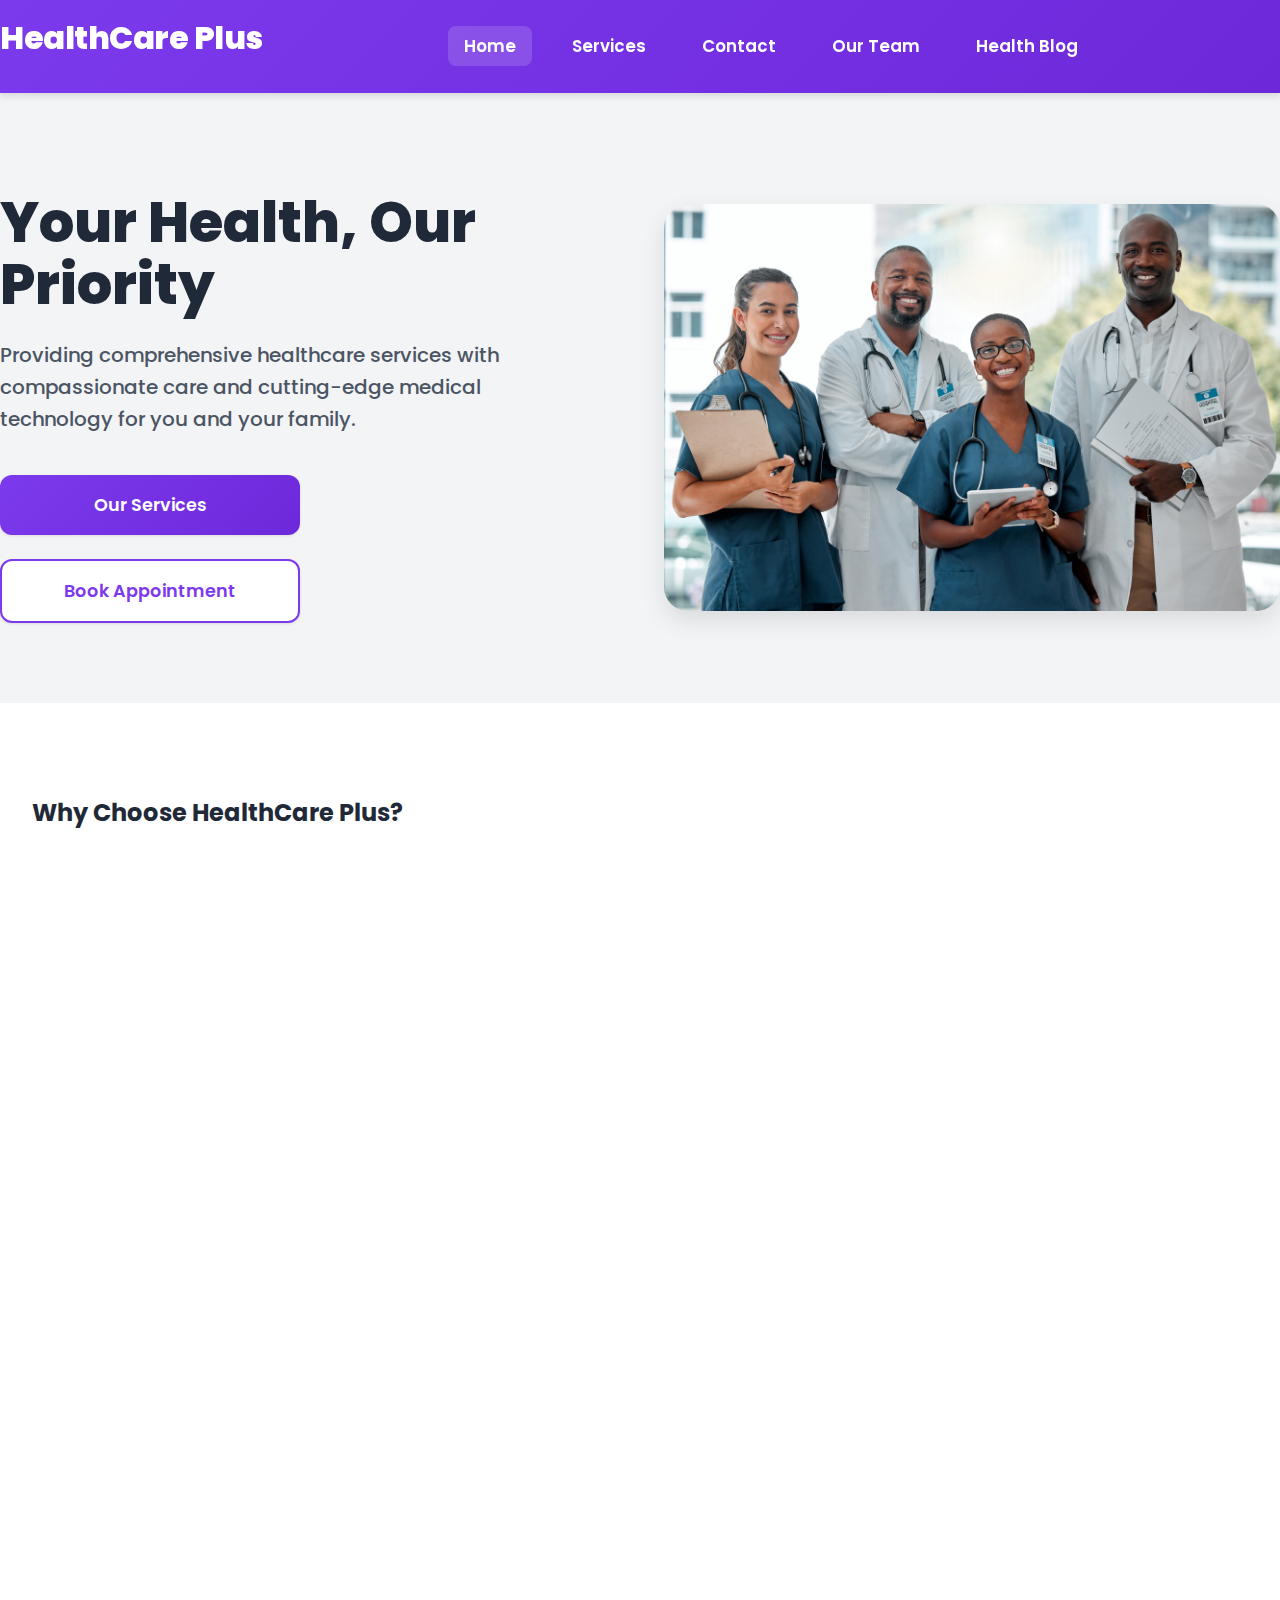
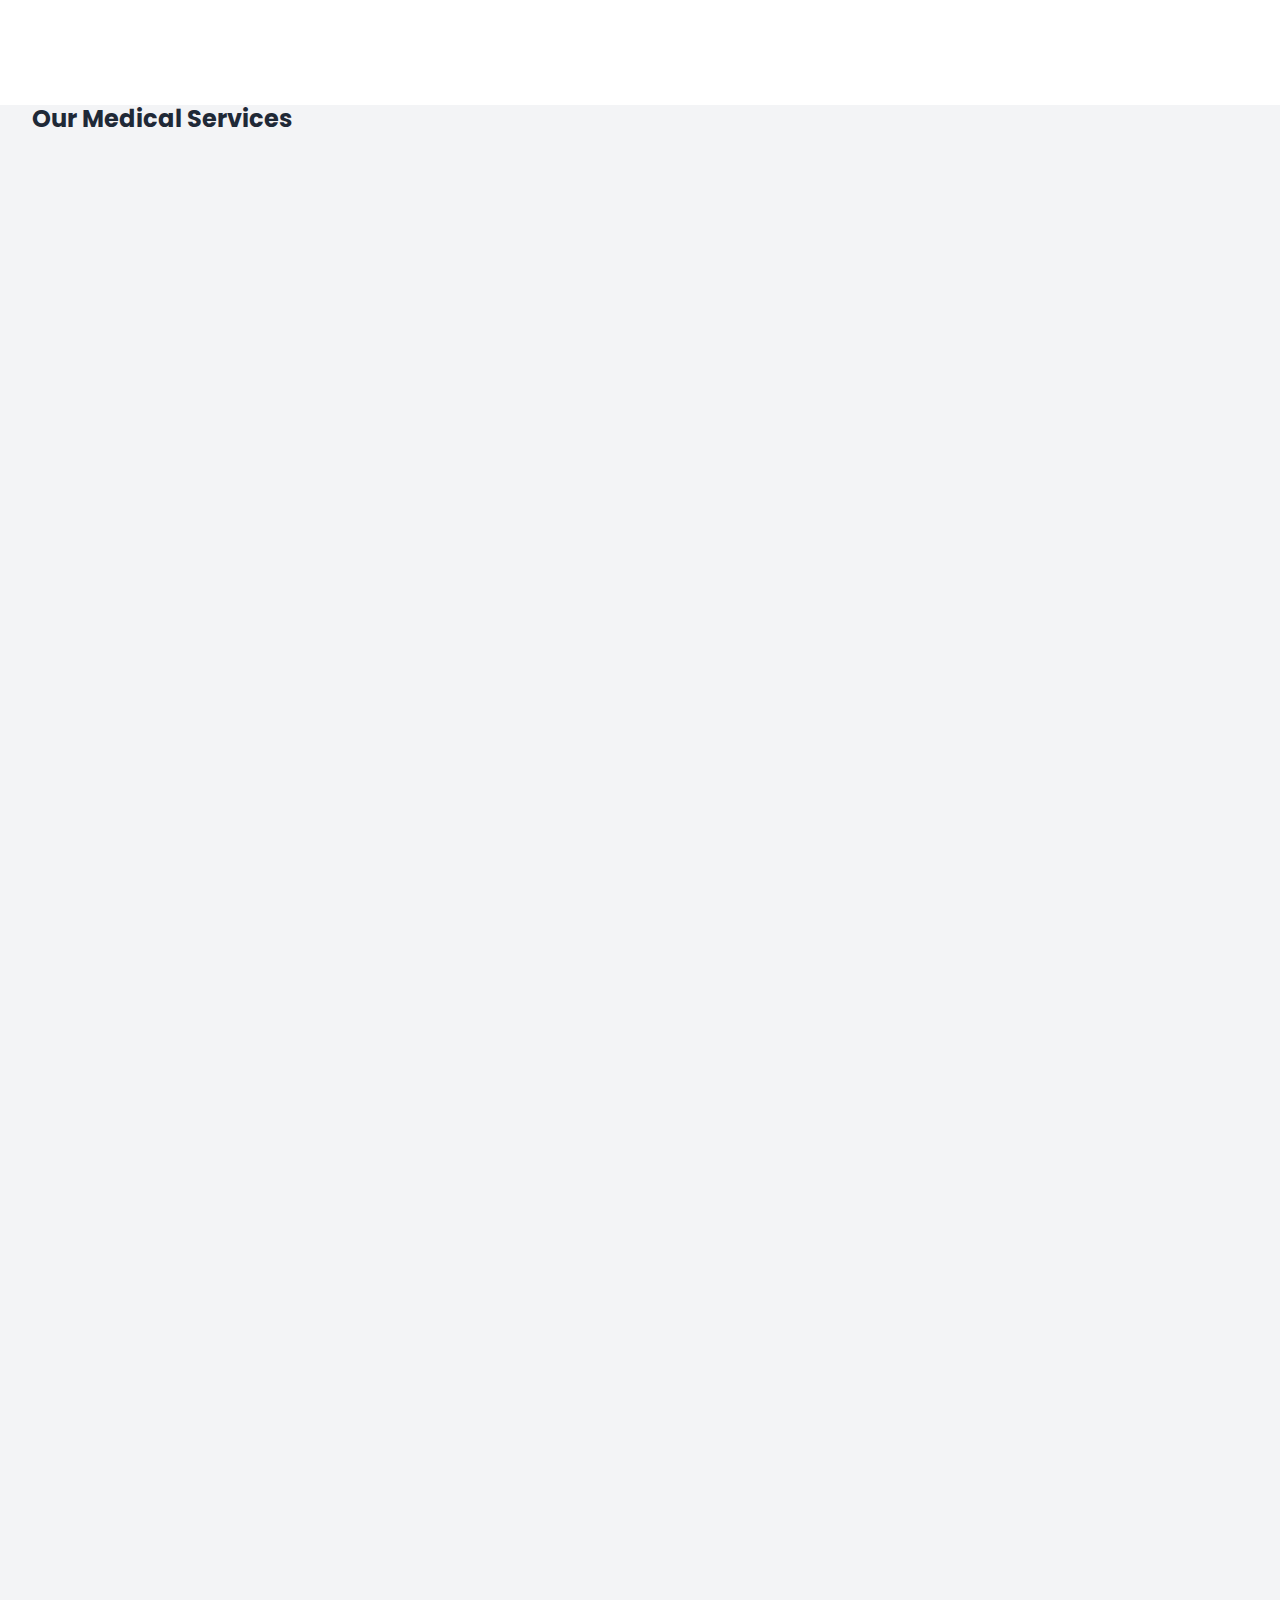
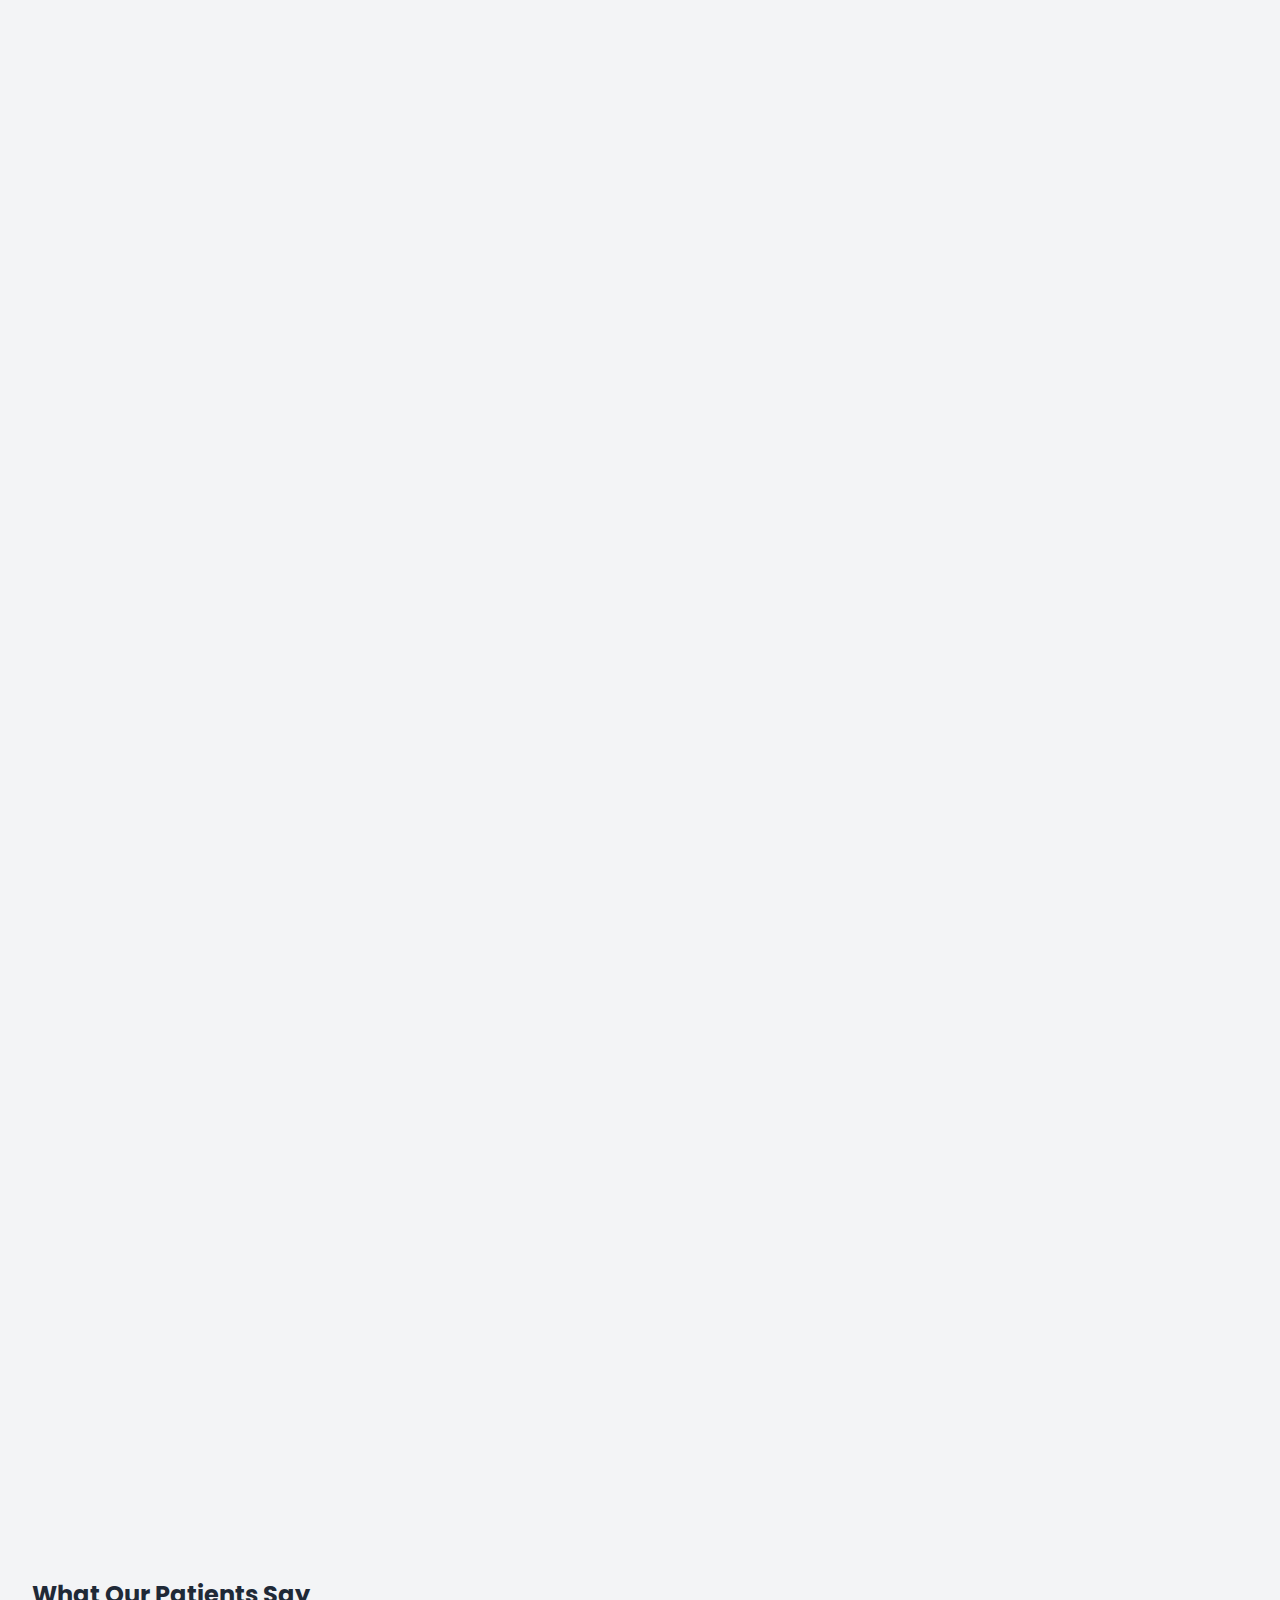
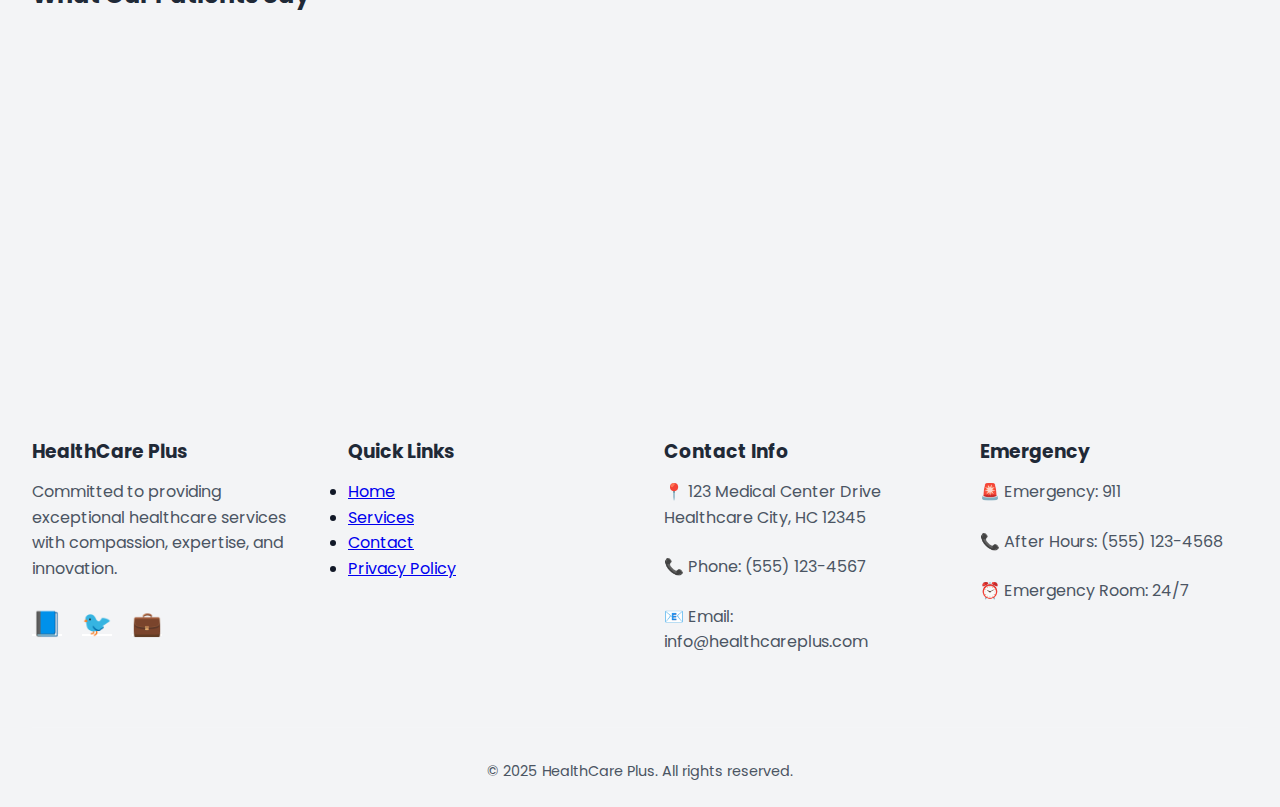
<file: index.html>
<!DOCTYPE html>
<html lang="en">
<head>
    <meta charset="UTF-8">
    <meta name="viewport" content="width=device-width, initial-scale=1.0">
    <title>HealthCare Plus - Quality Medical Services</title>
    <link href="https://fonts.googleapis.com/css2?family=Poppins:wght@400;600;700&display=swap" rel="stylesheet">
    <link rel="stylesheet" href="assets/css/style.css">
</head>
<body>
    <header>
        <nav class="navbar">
            <div class="nav-container">
                <div class="nav-logo">
                    <h2>HealthCare Plus</h2>
                </div>
                <ul class="nav-menu">
                    <li class="nav-item">
                        <a href="index.html" class="nav-link active">Home</a>
                    </li>
                    <li class="nav-item">
                        <a href="services.html" class="nav-link">Services</a>
                    </li>
                    <li class="nav-item">
                        <a href="contact.html" class="nav-link">Contact</a>
                    </li>
                    <li class="nav-item">
                        <a href="team.html" class="nav-link">Our Team</a>
                    </li>
                    <li class="nav-item">
                        <a href="blog.html" class="nav-link">Health Blog</a>
                    </li>
                     
                </ul>
                <div class="nav-toggle" id="mobile-menu">
                    <span class="bar"></span>
                    <span class="bar"></span>
                    <span class="bar"></span>
                </div>
            </div>
        </nav>
    </header>

    <main>
        <section class="hero">
            <div class="hero-content">
                <h1>Your Health, Our Priority</h1>
                <p>Providing comprehensive healthcare services with compassionate care and cutting-edge medical technology for you and your family.</p>
                <div class="hero-buttons">
                    <a href="services.html" class="cta-button primary">Our Services</a>
                    <a href="contact.html" class="cta-button secondary">Book Appointment</a>
                </div>
            </div>
            <div class="hero-image">
                <img src="assets/images/medical-team.jpg" alt="Professional medical team providing quality healthcare">
            </div>
        </section>

        <section class="features">
            <div class="container">
                <h2>Why Choose HealthCare Plus?</h2>
                <div class="features-grid">
                    <div class="feature-card">
                        <div class="feature-icon">🏥</div>
                        <h3>Modern Facilities</h3>
                        <p>State-of-the-art medical equipment and comfortable facilities designed to provide the best possible care experience.</p>
                    </div>
                    <div class="feature-card">
                        <div class="feature-icon">👨‍⚕️</div>
                        <h3>Expert Doctors</h3>
                        <p>Board-certified physicians and specialists with years of experience in their respective fields of medicine.</p>
                    </div>
                    <div class="feature-card">
                        <div class="feature-icon">⏰</div>
                        <h3>24/7 Emergency Care</h3>
                        <p>Round-the-clock emergency services with rapid response times and immediate medical attention when you need it most.</p>
                    </div>
                    <div class="feature-card">
                        <div class="feature-icon">💊</div>
                        <h3>Comprehensive Care</h3>
                        <p>From preventive care to specialized treatments, we offer a full range of medical services under one roof.</p>
                    </div>
                </div>
            </div>
        </section>

        <section class="services-preview">
            <div class="container">
                <h2>Our Medical Services</h2>
                <div class="services-grid">
                    <div class="service-card">
                        <img src="assets/images/clinic-services.jpg" alt="General Medicine Services">
                        <div class="service-content">
                            <h3>General Medicine</h3>
                            <p>Comprehensive primary care services including routine check-ups, preventive care, and treatment of common illnesses.</p>
                            <ul class="service-features">
                                <li>Annual health screenings</li>
                                <li>Chronic disease management</li>
                                <li>Vaccination programs</li>
                            </ul>
                        </div>
                    </div>
                    <div class="service-card">
                        <img src="assets/images/doctor-consultation.webp" alt="Specialist Consultations">
                        <div class="service-content">
                            <h3>Specialist Consultations</h3>
                            <p>Access to experienced specialists across various medical fields for comprehensive diagnosis and treatment.</p>
                            <ul class="service-features">
                                <li>Cardiology</li>
                                <li>Dermatology</li>
                                <li>Orthopedics</li>
                            </ul>
                        </div>
                    </div>
                    <div class="service-card">
                        <img src="assets/images/online-consultation.jpg" alt="Telemedicine Services">
                        <div class="service-content">
                            <h3>Telemedicine</h3>
                            <p>Convenient online consultations with our healthcare professionals from the comfort of your home.</p>
                            <ul class="service-features">
                                <li>Video consultations</li>
                                <li>Prescription refills</li>
                                <li>Follow-up appointments</li>
                            </ul>
                        </div>
                    </div>
                </div>
            </div>
        </section>

        <section class="stats">
            <div class="container">
                <div class="stats-grid">
                    <div class="stat-item">
                        <div class="stat-number">15+</div>
                        <div class="stat-label">Years of Experience</div>
                    </div>
                    <div class="stat-item">
                        <div class="stat-number">50+</div>
                        <div class="stat-label">Medical Professionals</div>
                    </div>
                    <div class="stat-item">
                        <div class="stat-number">10,000+</div>
                        <div class="stat-label">Patients Served</div>
                    </div>
                    <div class="stat-item">
                        <div class="stat-number">24/7</div>
                        <div class="stat-label">Emergency Care</div>
                    </div>
                </div>
            </div>
        </section>

        <section class="testimonials">
            <div class="container">
                <h2>What Our Patients Say</h2>
                <div class="testimonials-grid">
                    <div class="testimonial-card">
                        <div class="testimonial-content">
                            <p>"The care I received at HealthCare Plus was exceptional. The staff was professional, caring, and made me feel comfortable throughout my treatment."</p>
                        </div>
                        <div class="testimonial-author">
                            <strong>Sarah Johnson</strong>
                            <span>Patient since 2020</span>
                        </div>
                    </div>
                    <div class="testimonial-card">
                        <div class="testimonial-content">
                            <p>"Dr. Smith and the entire team provided excellent care during my surgery. The facilities are modern and the staff is incredibly knowledgeable."</p>
                        </div>
                        <div class="testimonial-author">
                            <strong>Michael Chen</strong>
                            <span>Patient since 2019</span>
                        </div>
                    </div>
                    <div class="testimonial-card">
                        <div class="testimonial-content">
                            <p>"The telemedicine service has been a game-changer for our family. Quick, convenient, and professional healthcare from home."</p>
                        </div>
                        <div class="testimonial-author">
                            <strong>Emily Rodriguez</strong>
                            <span>Patient since 2021</span>
                        </div>
                    </div>
                </div>
            </div>
        </section>
    </main>

    <footer>
        <div class="container">
            <div class="footer-content">
                <div class="footer-section">
                    <h3>HealthCare Plus</h3>
                    <p>Committed to providing exceptional healthcare services with compassion, expertise, and innovation.</p>
                    <div class="footer-social">
                        <a href="#" aria-label="Facebook">📘</a>
                        <a href="#" aria-label="Twitter">🐦</a>
                        <a href="#" aria-label="LinkedIn">💼</a>
                    </div>
                </div>
                <div class="footer-section">
                    <h3>Quick Links</h3>
                    <ul>
                        <li><a href="index.html">Home</a></li>
                        <li><a href="services.html">Services</a></li>
                        <li><a href="contact.html">Contact</a></li>
                        <li><a href="#" onclick="alert('Privacy Policy page would be here')">Privacy Policy</a></li>
                    </ul>
                </div>
                <div class="footer-section">
                    <h3>Contact Info</h3>
                    <p>📍 123 Medical Center Drive<br>Healthcare City, HC 12345</p>
                    <p>📞 Phone: (555) 123-4567</p>
                    <p>📧 Email: info@healthcareplus.com</p>
                </div>
                <div class="footer-section">
                    <h3>Emergency</h3>
                    <p class="emergency-number">🚨 Emergency: 911</p>
                    <p>📞 After Hours: (555) 123-4568</p>
                    <p>⏰ Emergency Room: 24/7</p>
                </div>
            </div>
            <div class="footer-bottom">
                <p>&copy; 2025 HealthCare Plus. All rights reserved.</p>
            </div>
        </div>
    </footer>

    <script src="assets/js/main.js"></script>
</body>
</html>
</file>
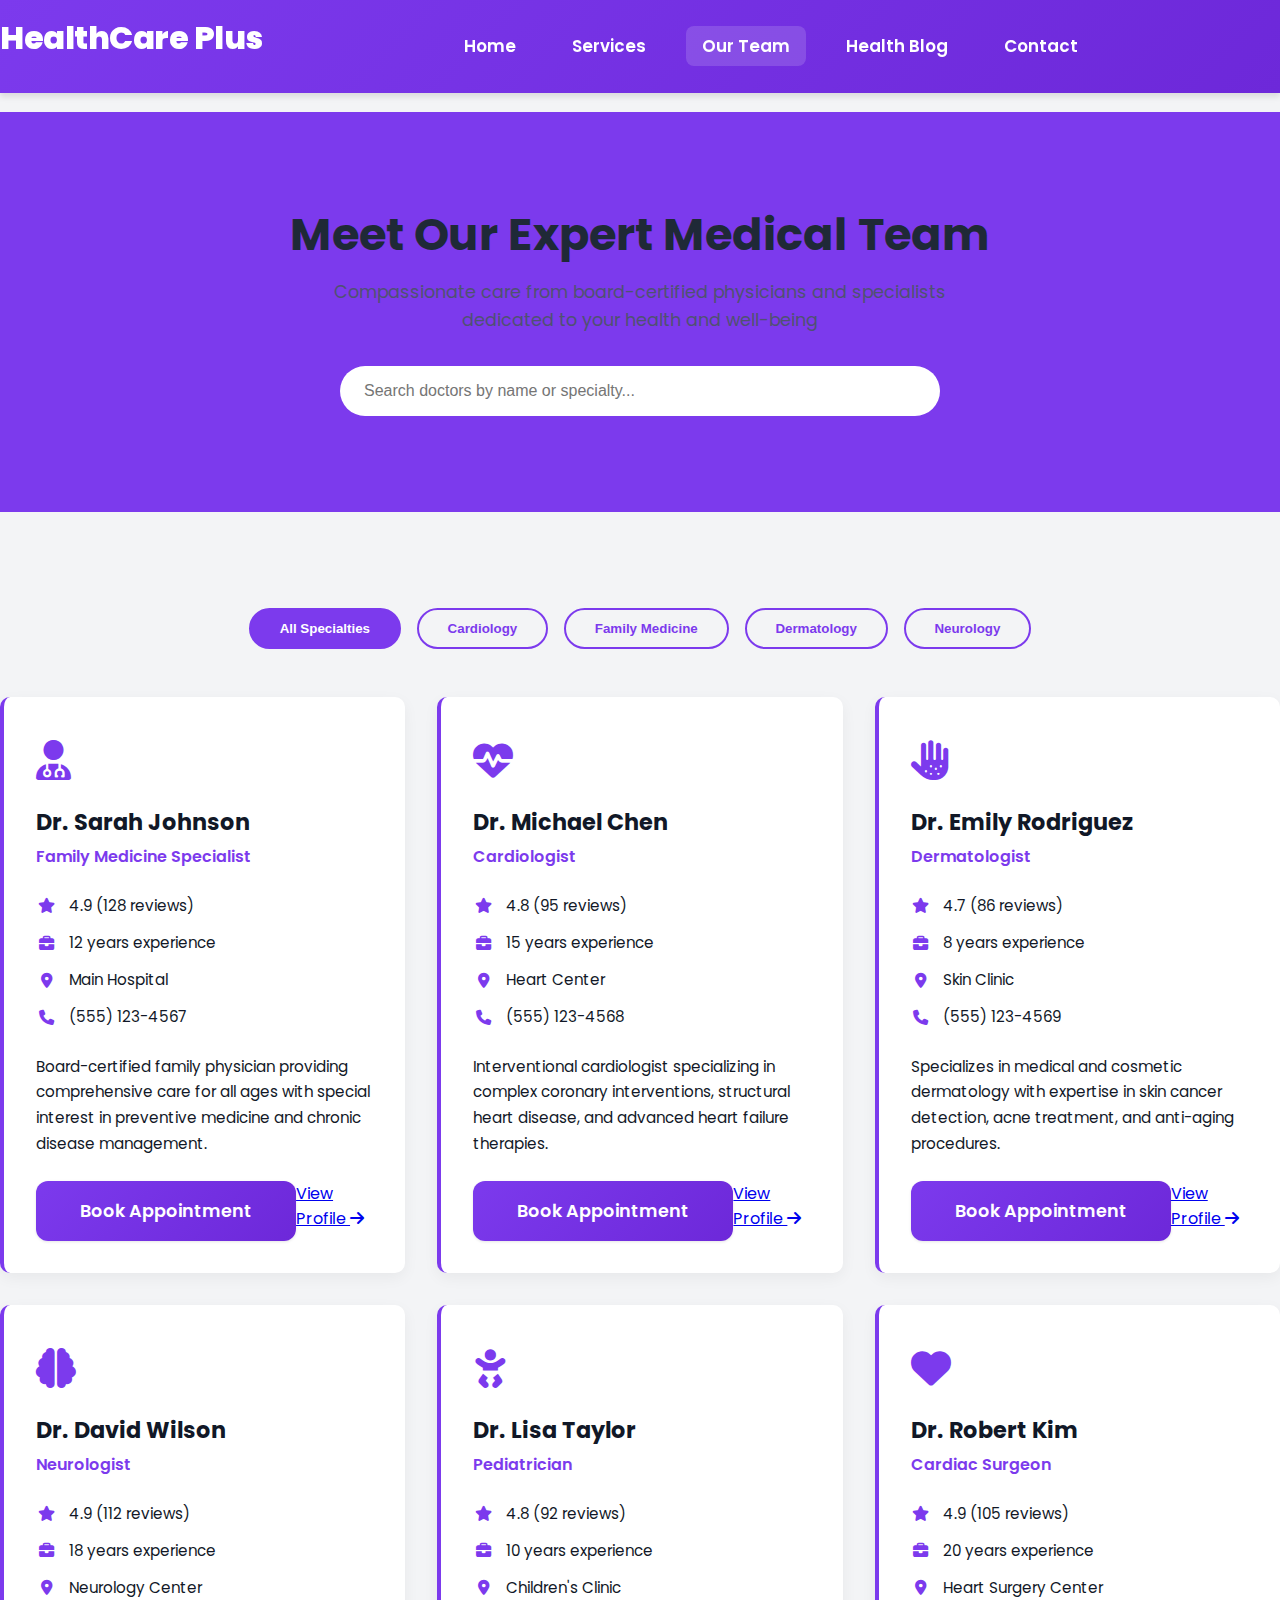
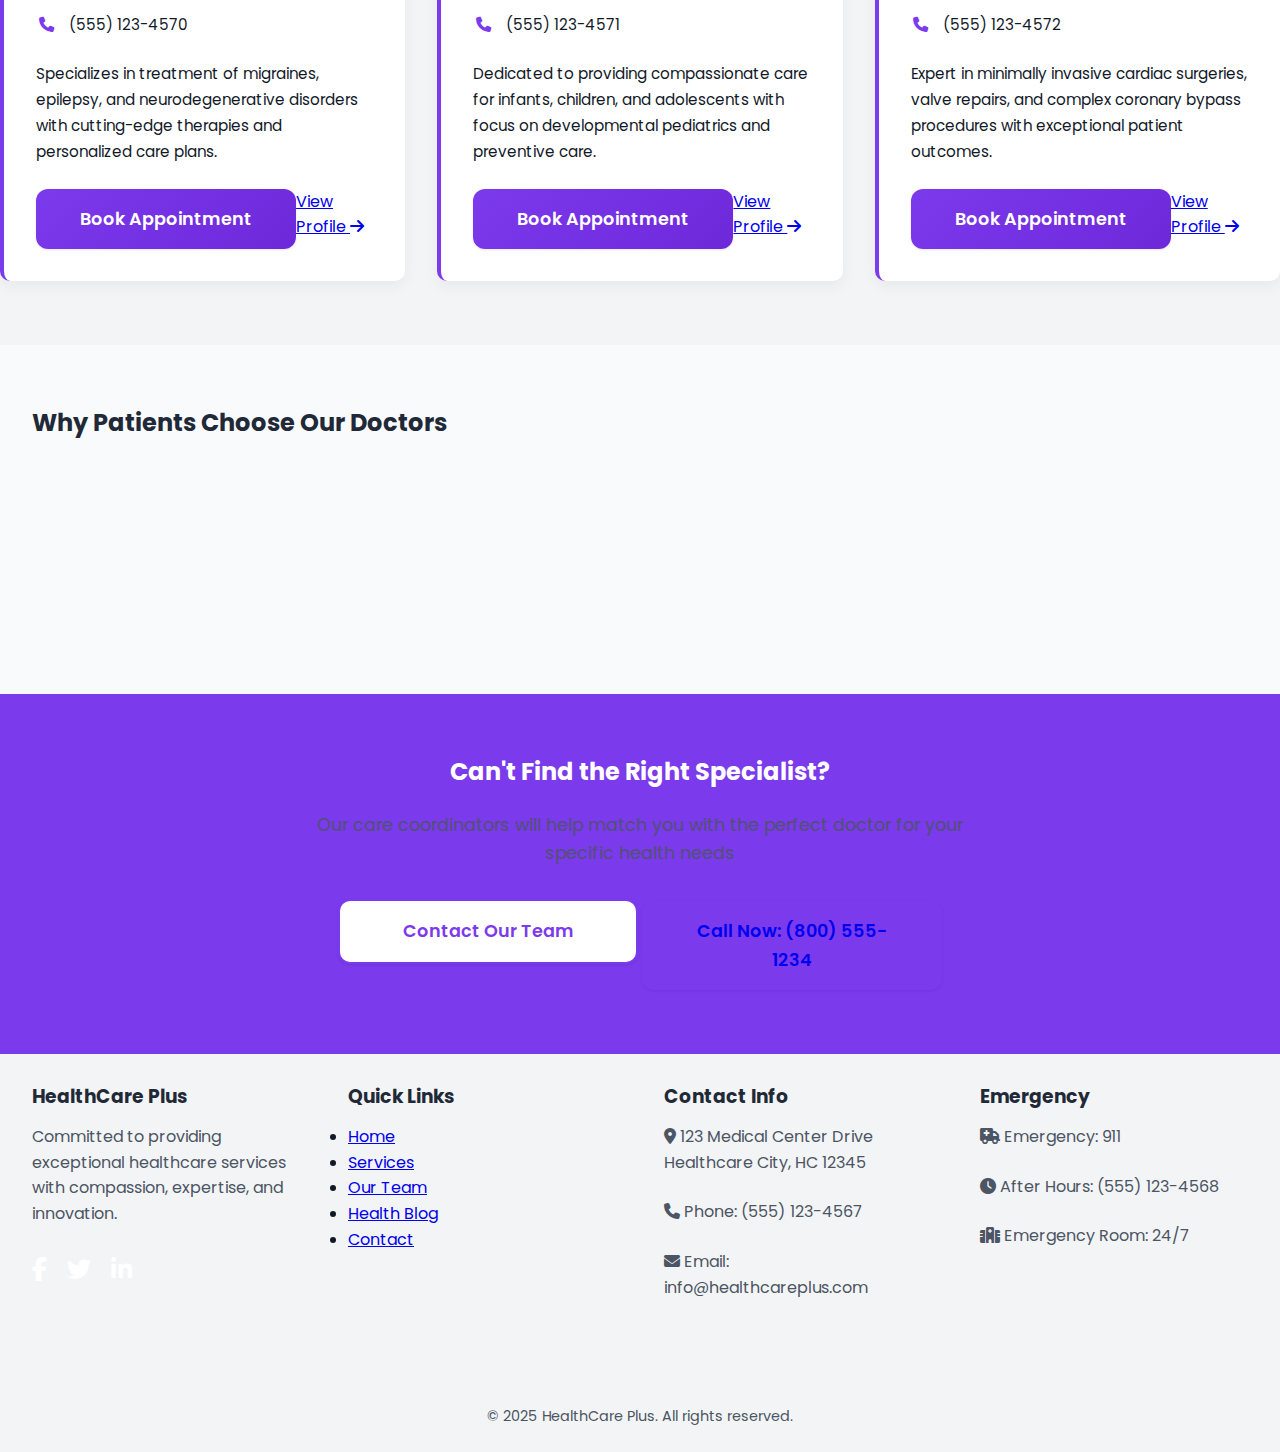
<file: blog.html>
<!DOCTYPE html>
<html lang="en">
<head>
    <meta charset="UTF-8">
    <meta name="viewport" content="width=device-width, initial-scale=1.0">
    <title>Our Medical Team - HealthCare Plus</title>
    <link href="https://fonts.googleapis.com/css2?family=Poppins:wght@400;600;700&display=swap" rel="stylesheet">
    <link rel="stylesheet" href="https://cdnjs.cloudflare.com/ajax/libs/font-awesome/6.4.0/css/all.min.css">
    <link rel="stylesheet" href="assets/css/style.css">
    <style>
        /* Team Page Styles Without Images */
        .team-hero {
            background-color: var(--primary-color);
            color: white;
            padding: 6rem 0 4rem;
            text-align: center;
        }
        
        .team-hero h1 {
            font-size: 2.8rem;
            margin-bottom: 1rem;
        }
        
        .team-hero p {
            font-size: 1.1rem;
            max-width: 700px;
            margin: 0 auto 2rem;
            opacity: 0.9;
        }
        
        .team-search {
            max-width: 600px;
            margin: 2rem auto;
            position: relative;
        }
        
        .team-search input {
            width: 100%;
            padding: 1rem 1.5rem;
            border-radius: 50px;
            border: none;
            font-size: 1rem;
        }
        
        .team-search button {
            position: absolute;
            right: 5px;
            top: 5px;
            background: var(--primary-dark);
            color: white;
            border: none;
            border-radius: 50px;
            padding: 0.7rem 1.5rem;
            cursor: pointer;
            transition: all 0.3s ease;
        }
        
        .team-container {
            padding: 4rem 0;
        }
        
        .team-filter {
            display: flex;
            justify-content: center;
            flex-wrap: wrap;
            gap: 1rem;
            margin: 2rem 0 3rem;
        }
        
        .filter-btn {
            padding: 0.7rem 1.8rem;
            border: 2px solid var(--primary-color);
            background: transparent;
            color: var(--primary-color);
            border-radius: 50px;
            font-weight: 600;
            cursor: pointer;
            transition: all 0.3s ease;
        }
        
        .filter-btn:hover, .filter-btn.active {
            background: var(--primary-color);
            color: white;
        }
        
        .team-grid {
            display: grid;
            grid-template-columns: repeat(auto-fill, minmax(300px, 1fr));
            gap: 2rem;
        }
        
        .doctor-card {
            background: white;
            border-radius: 10px;
            padding: 2rem;
            box-shadow: 0 5px 15px rgba(0,0,0,0.05);
            transition: all 0.3s ease;
            border-left: 4px solid var(--primary-color);
        }
        
        .doctor-card:hover {
            transform: translateY(-5px);
            box-shadow: 0 10px 25px rgba(0,0,0,0.1);
        }
        
        .doctor-icon {
            font-size: 2.5rem;
            color: var(--primary-color);
            margin-bottom: 1rem;
        }
        
        .doctor-info h3 {
            color: var(--primary-dark);
            margin-bottom: 0.5rem;
            font-size: 1.4rem;
        }
        
        .doctor-specialty {
            color: var(--primary-color);
            font-weight: 600;
            margin-bottom: 1rem;
            display: block;
        }
        
        .doctor-meta {
            display: flex;
            flex-direction: column;
            gap: 0.8rem;
            margin: 1.5rem 0;
        }
        
        .doctor-meta span {
            display: flex;
            align-items: center;
            font-size: 0.95rem;
            color: var(--gray-color);
        }
        
        .doctor-meta i {
            margin-right: 0.8rem;
            color: var(--primary-color);
            width: 20px;
            text-align: center;
        }
        
        .doctor-bio {
            color: var(--gray-color);
            margin: 1.2rem 0;
            line-height: 1.7;
            font-size: 0.95rem;
        }
        
        .doctor-actions {
            display: flex;
            justify-content: space-between;
            margin-top: 1.5rem;
        }
        
        .stats-section {
            padding: 4rem 0;
            background: #f8fafc;
        }
        
        .stats-grid {
            display: grid;
            grid-template-columns: repeat(auto-fit, minmax(200px, 1fr));
            gap: 2rem;
            text-align: center;
        }
        
        .stat-item {
            padding: 2rem 1rem;
        }
        
        .stat-number {
            font-size: 3rem;
            font-weight: 700;
            color: var(--primary-color);
            margin-bottom: 0.5rem;
        }
        
        .stat-label {
            font-size: 1.1rem;
            color: var(--dark-color);
        }
        
        .team-cta {
            background: var(--primary-color);
            color: white;
            text-align: center;
            padding: 4rem 0;
        }
        
        .team-cta h2 {
            color: white;
            margin-bottom: 1.5rem;
        }
        
        .team-cta p {
            max-width: 700px;
            margin: 0 auto 2rem;
            font-size: 1.1rem;
            opacity: 0.9;
        }
        
        @media (max-width: 768px) {
            .team-hero {
                padding: 5rem 0 3rem;
            }
            
            .team-hero h1 {
                font-size: 2.2rem;
            }
            
            .team-grid {
                grid-template-columns: 1fr;
            }
        }
    </style>
</head>
<body>
    <header>
        <nav class="navbar">
            <div class="nav-container">
                <div class="nav-logo">
                    <h2>HealthCare Plus</h2>
                </div>
                <ul class="nav-menu">
                    <li class="nav-item">
                        <a href="index.html" class="nav-link">Home</a>
                    </li>
                    <li class="nav-item">
                        <a href="services.html" class="nav-link">Services</a>
                    </li>
                    <li class="nav-item">
                        <a href="team.html" class="nav-link active">Our Team</a>
                    </li>
                    <li class="nav-item">
                        <a href="blog.html" class="nav-link">Health Blog</a>
                    </li>
                    <li class="nav-item">
                        <a href="contact.html" class="nav-link">Contact</a>
                    </li>
                </ul>
                <div class="nav-toggle" id="mobile-menu">
                    <span class="bar"></span>
                    <span class="bar"></span>
                    <span class="bar"></span>
                </div>
            </div>
        </nav>
    </header>

    <main>
        <section class="team-hero">
            <div class="container">
                <h1>Meet Our Expert Medical Team</h1>
                <p>Compassionate care from board-certified physicians and specialists dedicated to your health and well-being</p>
                <div class="team-search">
                    <input type="text" placeholder="Search doctors by name or specialty...">
                    <button><i class="fas fa-search"></i> Search</button>
                </div>
            </div>
        </section>

        <section class="team-container container">
            <div class="team-filter">
                <button class="filter-btn active" data-filter="all">All Specialties</button>
                <button class="filter-btn" data-filter="cardiology">Cardiology</button>
                <button class="filter-btn" data-filter="family">Family Medicine</button>
                <button class="filter-btn" data-filter="dermatology">Dermatology</button>
                <button class="filter-btn" data-filter="neurology">Neurology</button>
            </div>

            <div class="team-grid">
                <!-- Doctor 1 -->
                <div class="doctor-card" data-category="family">
                    <div class="doctor-icon">
                        <i class="fas fa-user-md"></i>
                    </div>
                    <div class="doctor-info">
                        <h3>Dr. Sarah Johnson</h3>
                        <span class="doctor-specialty">Family Medicine Specialist</span>
                        <div class="doctor-meta">
                            <span><i class="fas fa-star"></i> 4.9 (128 reviews)</span>
                            <span><i class="fas fa-briefcase"></i> 12 years experience</span>
                            <span><i class="fas fa-map-marker-alt"></i> Main Hospital</span>
                            <span><i class="fas fa-phone"></i> (555) 123-4567</span>
                        </div>
                        <p class="doctor-bio">Board-certified family physician providing comprehensive care for all ages with special interest in preventive medicine and chronic disease management.</p>
                        <div class="doctor-actions">
                            <a href="contact.html" class="cta-button primary">Book Appointment</a>
                            <a href="doctor-profile.html" class="view-link">View Profile <i class="fas fa-arrow-right"></i></a>
                        </div>
                    </div>
                </div>

                <!-- Doctor 2 -->
                <div class="doctor-card" data-category="cardiology">
                    <div class="doctor-icon">
                        <i class="fas fa-heartbeat"></i>
                    </div>
                    <div class="doctor-info">
                        <h3>Dr. Michael Chen</h3>
                        <span class="doctor-specialty">Cardiologist</span>
                        <div class="doctor-meta">
                            <span><i class="fas fa-star"></i> 4.8 (95 reviews)</span>
                            <span><i class="fas fa-briefcase"></i> 15 years experience</span>
                            <span><i class="fas fa-map-marker-alt"></i> Heart Center</span>
                            <span><i class="fas fa-phone"></i> (555) 123-4568</span>
                        </div>
                        <p class="doctor-bio">Interventional cardiologist specializing in complex coronary interventions, structural heart disease, and advanced heart failure therapies.</p>
                        <div class="doctor-actions">
                            <a href="contact.html" class="cta-button primary">Book Appointment</a>
                            <a href="doctor-profile.html" class="view-link">View Profile <i class="fas fa-arrow-right"></i></a>
                        </div>
                    </div>
                </div>

                <!-- Doctor 3 -->
                <div class="doctor-card" data-category="dermatology">
                    <div class="doctor-icon">
                        <i class="fas fa-allergies"></i>
                    </div>
                    <div class="doctor-info">
                        <h3>Dr. Emily Rodriguez</h3>
                        <span class="doctor-specialty">Dermatologist</span>
                        <div class="doctor-meta">
                            <span><i class="fas fa-star"></i> 4.7 (86 reviews)</span>
                            <span><i class="fas fa-briefcase"></i> 8 years experience</span>
                            <span><i class="fas fa-map-marker-alt"></i> Skin Clinic</span>
                            <span><i class="fas fa-phone"></i> (555) 123-4569</span>
                        </div>
                        <p class="doctor-bio">Specializes in medical and cosmetic dermatology with expertise in skin cancer detection, acne treatment, and anti-aging procedures.</p>
                        <div class="doctor-actions">
                            <a href="contact.html" class="cta-button primary">Book Appointment</a>
                            <a href="doctor-profile.html" class="view-link">View Profile <i class="fas fa-arrow-right"></i></a>
                        </div>
                    </div>
                </div>

                <!-- Doctor 4 -->
                <div class="doctor-card" data-category="neurology">
                    <div class="doctor-icon">
                        <i class="fas fa-brain"></i>
                    </div>
                    <div class="doctor-info">
                        <h3>Dr. David Wilson</h3>
                        <span class="doctor-specialty">Neurologist</span>
                        <div class="doctor-meta">
                            <span><i class="fas fa-star"></i> 4.9 (112 reviews)</span>
                            <span><i class="fas fa-briefcase"></i> 18 years experience</span>
                            <span><i class="fas fa-map-marker-alt"></i> Neurology Center</span>
                            <span><i class="fas fa-phone"></i> (555) 123-4570</span>
                        </div>
                        <p class="doctor-bio">Specializes in treatment of migraines, epilepsy, and neurodegenerative disorders with cutting-edge therapies and personalized care plans.</p>
                        <div class="doctor-actions">
                            <a href="contact.html" class="cta-button primary">Book Appointment</a>
                            <a href="doctor-profile.html" class="view-link">View Profile <i class="fas fa-arrow-right"></i></a>
                        </div>
                    </div>
                </div>

                <!-- Doctor 5 -->
                <div class="doctor-card" data-category="family">
                    <div class="doctor-icon">
                        <i class="fas fa-baby"></i>
                    </div>
                    <div class="doctor-info">
                        <h3>Dr. Lisa Taylor</h3>
                        <span class="doctor-specialty">Pediatrician</span>
                        <div class="doctor-meta">
                            <span><i class="fas fa-star"></i> 4.8 (92 reviews)</span>
                            <span><i class="fas fa-briefcase"></i> 10 years experience</span>
                            <span><i class="fas fa-map-marker-alt"></i> Children's Clinic</span>
                            <span><i class="fas fa-phone"></i> (555) 123-4571</span>
                        </div>
                        <p class="doctor-bio">Dedicated to providing compassionate care for infants, children, and adolescents with focus on developmental pediatrics and preventive care.</p>
                        <div class="doctor-actions">
                            <a href="contact.html" class="cta-button primary">Book Appointment</a>
                            <a href="doctor-profile.html" class="view-link">View Profile <i class="fas fa-arrow-right"></i></a>
                        </div>
                    </div>
                </div>

                <!-- Doctor 6 -->
                <div class="doctor-card" data-category="cardiology">
                    <div class="doctor-icon">
                        <i class="fas fa-heart"></i>
                    </div>
                    <div class="doctor-info">
                        <h3>Dr. Robert Kim</h3>
                        <span class="doctor-specialty">Cardiac Surgeon</span>
                        <div class="doctor-meta">
                            <span><i class="fas fa-star"></i> 4.9 (105 reviews)</span>
                            <span><i class="fas fa-briefcase"></i> 20 years experience</span>
                            <span><i class="fas fa-map-marker-alt"></i> Heart Surgery Center</span>
                            <span><i class="fas fa-phone"></i> (555) 123-4572</span>
                        </div>
                        <p class="doctor-bio">Expert in minimally invasive cardiac surgeries, valve repairs, and complex coronary bypass procedures with exceptional patient outcomes.</p>
                        <div class="doctor-actions">
                            <a href="contact.html" class="cta-button primary">Book Appointment</a>
                            <a href="doctor-profile.html" class="view-link">View Profile <i class="fas fa-arrow-right"></i></a>
                        </div>
                    </div>
                </div>
            </div>
        </section>

        <section class="stats-section">
            <div class="container">
                <h2 class="section-title">Why Patients Choose Our Doctors</h2>
                <div class="stats-grid">
                    <div class="stat-item">
                        <div class="stat-number">98%</div>
                        <div class="stat-label">Patient Satisfaction</div>
                    </div>
                    <div class="stat-item">
                        <div class="stat-number">50+</div>
                        <div class="stat-label">Board Certified Specialists</div>
                    </div>
                    <div class="stat-item">
                        <div class="stat-number">15+</div>
                        <div class="stat-label">Medical Specialties</div>
                    </div>
                    <div class="stat-item">
                        <div class="stat-number">24/7</div>
                        <div class="stat-label">Emergency Coverage</div>
                    </div>
                </div>
            </div>
        </section>

        <section class="team-cta">
            <div class="container">
                <h2>Can't Find the Right Specialist?</h2>
                <p>Our care coordinators will help match you with the perfect doctor for your specific health needs</p>
                <div class="cta-buttons">
                    <a href="contact.html" class="cta-button secondary">Contact Our Team</a>
                    <a href="tel:+18005551234" class="cta-button white">Call Now: (800) 555-1234</a>
                </div>
            </div>
        </section>
    </main>

    <footer>
        <div class="container">
            <div class="footer-content">
                <div class="footer-section">
                    <h3>HealthCare Plus</h3>
                    <p>Committed to providing exceptional healthcare services with compassion, expertise, and innovation.</p>
                    <div class="footer-social">
                        <a href="#" aria-label="Facebook"><i class="fab fa-facebook-f"></i></a>
                        <a href="#" aria-label="Twitter"><i class="fab fa-twitter"></i></a>
                        <a href="#" aria-label="LinkedIn"><i class="fab fa-linkedin-in"></i></a>
                    </div>
                </div>
                <div class="footer-section">
                    <h3>Quick Links</h3>
                    <ul>
                        <li><a href="index.html">Home</a></li>
                        <li><a href="services.html">Services</a></li>
                        <li><a href="team.html">Our Team</a></li>
                        <li><a href="blog.html">Health Blog</a></li>
                        <li><a href="contact.html">Contact</a></li>
                    </ul>
                </div>
                <div class="footer-section">
                    <h3>Contact Info</h3>
                    <p><i class="fas fa-map-marker-alt"></i> 123 Medical Center Drive<br>Healthcare City, HC 12345</p>
                    <p><i class="fas fa-phone"></i> Phone: (555) 123-4567</p>
                    <p><i class="fas fa-envelope"></i> Email: info@healthcareplus.com</p>
                </div>
                <div class="footer-section">
                    <h3>Emergency</h3>
                    <p class="emergency-number"><i class="fas fa-ambulance"></i> Emergency: 911</p>
                    <p><i class="fas fa-clock"></i> After Hours: (555) 123-4568</p>
                    <p><i class="fas fa-hospital"></i> Emergency Room: 24/7</p>
                </div>
            </div>
            <div class="footer-bottom">
                <p>&copy; 2025 HealthCare Plus. All rights reserved.</p>
            </div>
        </div>
    </footer>

    <script src="assets/js/main.js"></script>
    <script>
        // Doctor Filter Functionality
        document.querySelectorAll('.filter-btn').forEach(btn => {
            btn.addEventListener('click', () => {
                // Remove active class from all buttons
                document.querySelectorAll('.filter-btn').forEach(b => b.classList.remove('active'));
                // Add active class to clicked button
                btn.classList.add('active');
                
                const filter = btn.dataset.filter;
                const doctors = document.querySelectorAll('.doctor-card');
                
                doctors.forEach(doctor => {
                    if (filter === 'all' || doctor.dataset.category === filter) {
                        doctor.style.display = 'block';
                    } else {
                        doctor.style.display = 'none';
                    }
                });
            });
        });

        // Search Functionality
        document.querySelector('.team-search button').addEventListener('click', () => {
            const searchTerm = document.querySelector('.team-search input').value.toLowerCase();
            const doctors = document.querySelectorAll('.doctor-card');
            
            doctors.forEach(doctor => {
                const name = doctor.querySelector('h3').textContent.toLowerCase();
                const specialty = doctor.querySelector('.doctor-specialty').textContent.toLowerCase();
                const bio = doctor.querySelector('.doctor-bio').textContent.toLowerCase();
                
                if (name.includes(searchTerm) || specialty.includes(searchTerm) || bio.includes(searchTerm)) {
                    doctor.style.display = 'block';
                } else {
                    doctor.style.display = 'none';
                }
            });
        });
    </script>
</body>
</html>
</file>
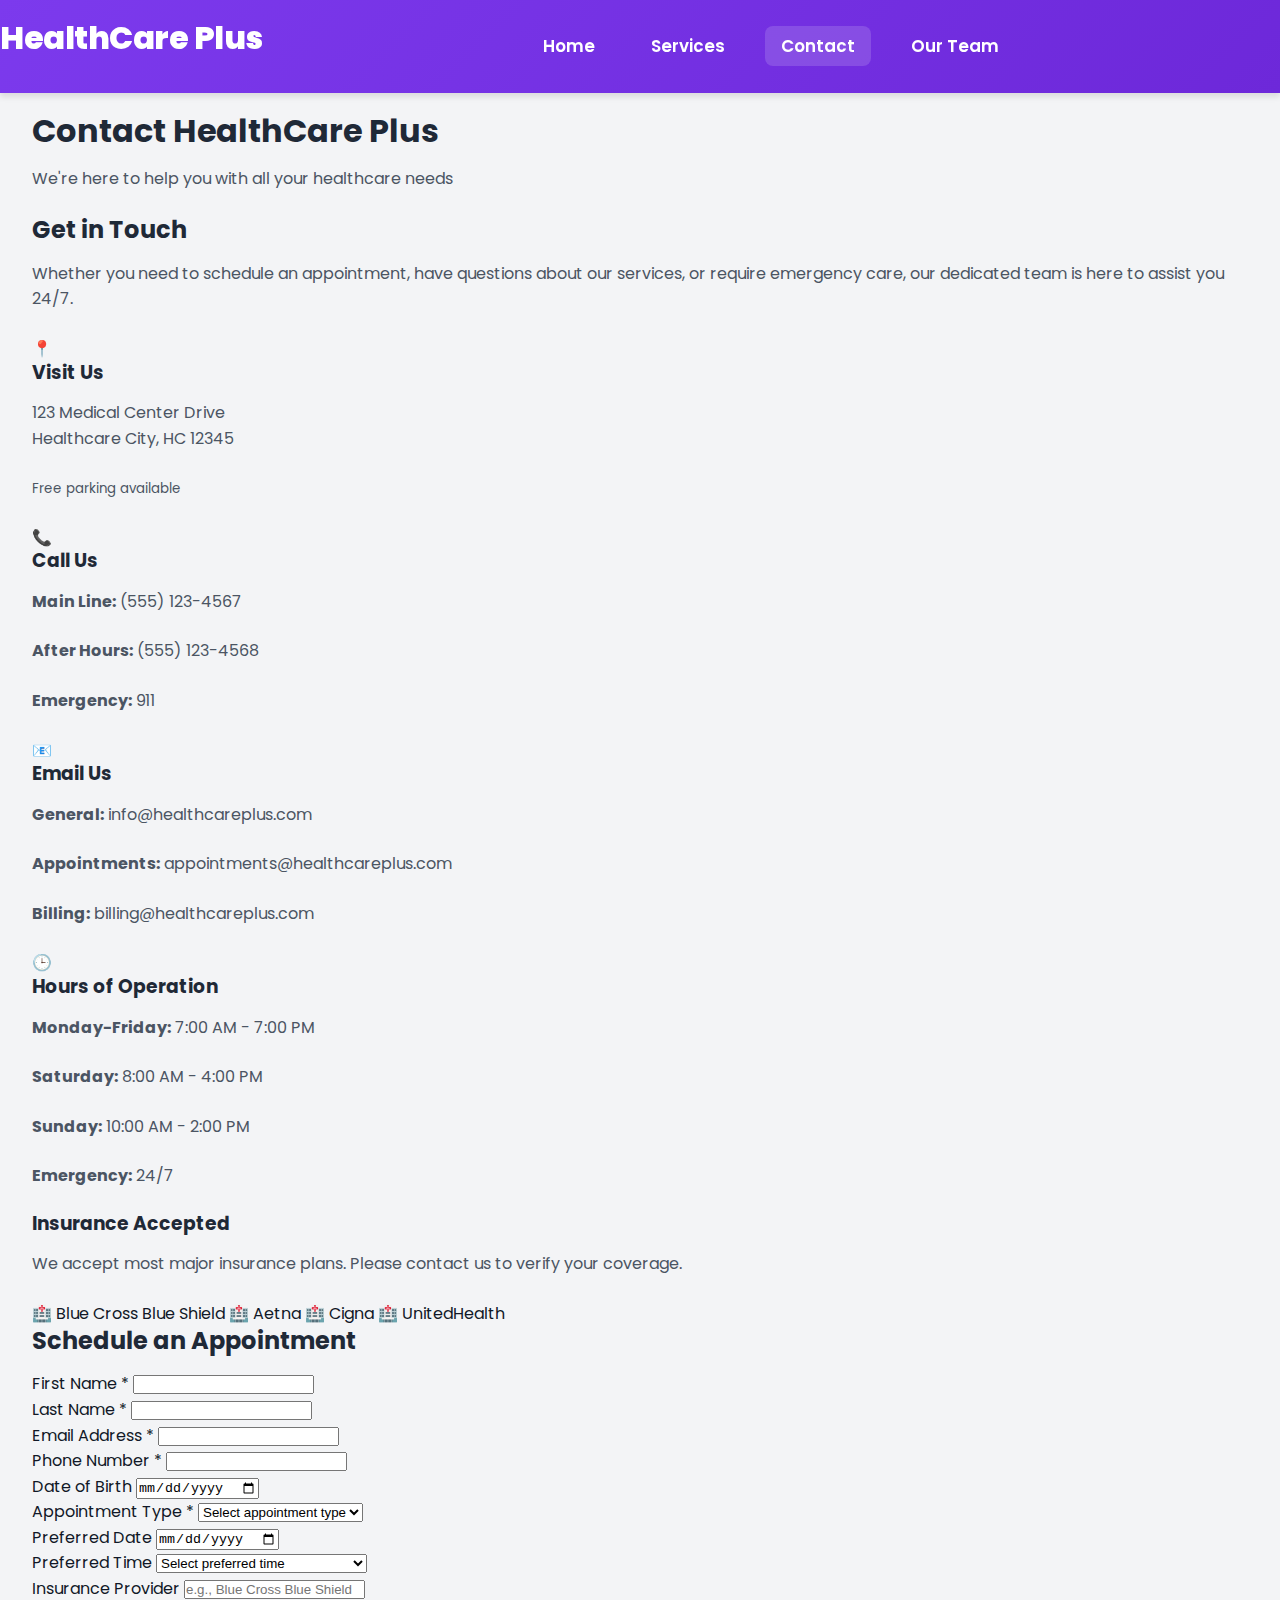
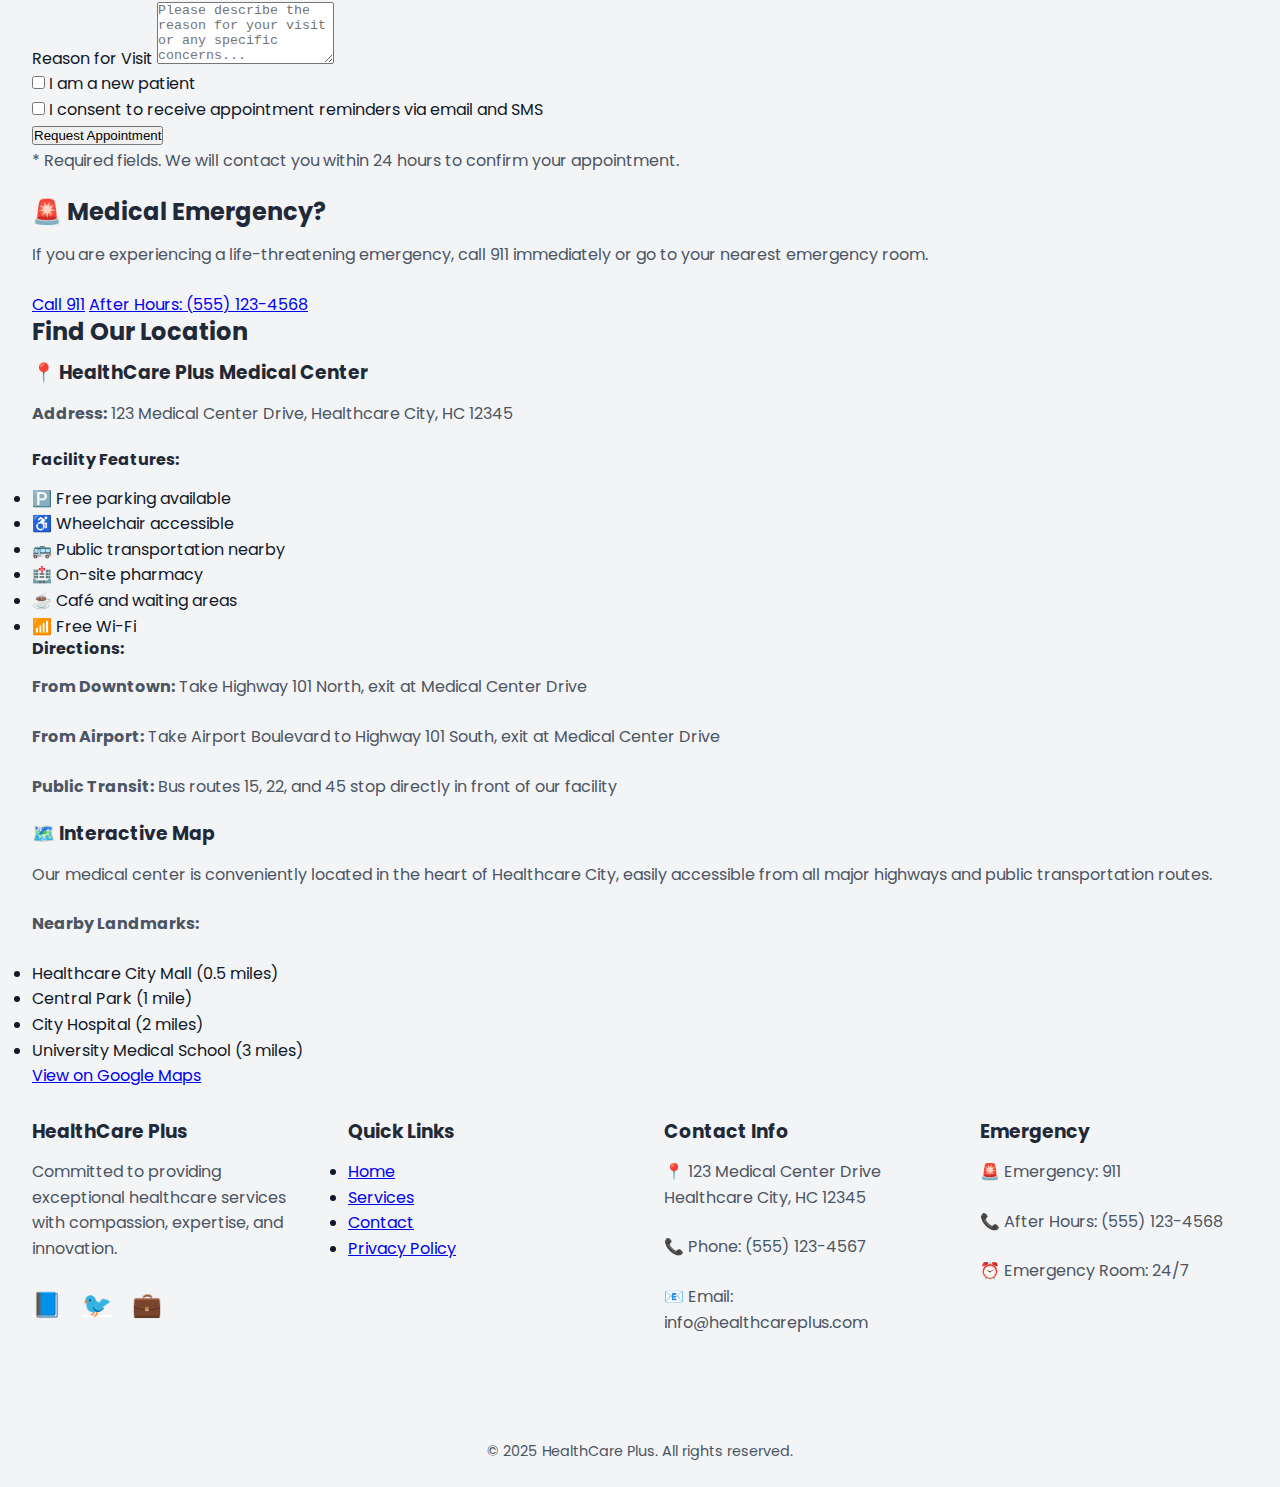
<file: contact.html>
<!DOCTYPE html>
<html lang="en">
<head>
    <meta charset="UTF-8">
    <meta name="viewport" content="width=device-width, initial-scale=1.0">
    <title>Contact Us - HealthCare Plus</title>
    <link href="https://fonts.googleapis.com/css2?family=Poppins:wght@400;600;700&display=swap" rel="stylesheet">
    <link rel="stylesheet" href="assets/css/style.css">
</head>
<body>
    <header>
        <nav class="navbar">
            <div class="nav-container">
                <div class="nav-logo">
                    <h2>HealthCare Plus</h2>
                </div>
                <ul class="nav-menu">
                    <li class="nav-item">
                        <a href="index.html" class="nav-link">Home</a>
                    </li>
                    <li class="nav-item">
                        <a href="services.html" class="nav-link">Services</a>
                    </li>
                    <li class="nav-item">
                        <a href="contact.html" class="nav-link active">Contact</a>
                    </li>
                    <li class="nav-item">
                        <a href="team.html" class="nav-link">Our Team</a>
                    </li>
                </ul>
                <div class="nav-toggle" id="mobile-menu">
                    <span class="bar"></span>
                    <span class="bar"></span>
                    <span class="bar"></span>
                </div>
            </div>
        </nav>
    </header>

    <main>
        <section class="page-header">
            <div class="container">
                <h1>Contact HealthCare Plus</h1>
                <p>We're here to help you with all your healthcare needs</p>
            </div>
        </section>

        <section class="contact">
            <div class="container">
                <div class="contact-grid">
                    <div class="contact-info">
                        <h2>Get in Touch</h2>
                        <p>Whether you need to schedule an appointment, have questions about our services, or require emergency care, our dedicated team is here to assist you 24/7.</p>
                        
                        <div class="contact-details">
                            <div class="contact-item">
                                <div class="contact-icon">📍</div>
                                <div class="contact-text">
                                    <h3>Visit Us</h3>
                                    <p>123 Medical Center Drive<br>Healthcare City, HC 12345</p>
                                    <p><small>Free parking available</small></p>
                                </div>
                            </div>
                            
                            <div class="contact-item">
                                <div class="contact-icon">📞</div>
                                <div class="contact-text">
                                    <h3>Call Us</h3>
                                    <p><strong>Main Line:</strong> (555) 123-4567</p>
                                    <p><strong>After Hours:</strong> (555) 123-4568</p>
                                    <p><strong>Emergency:</strong> 911</p>
                                </div>
                            </div>
                            
                            <div class="contact-item">
                                <div class="contact-icon">📧</div>
                                <div class="contact-text">
                                    <h3>Email Us</h3>
                                    <p><strong>General:</strong> info@healthcareplus.com</p>
                                    <p><strong>Appointments:</strong> appointments@healthcareplus.com</p>
                                    <p><strong>Billing:</strong> billing@healthcareplus.com</p>
                                </div>
                            </div>
                            
                            <div class="contact-item">
                                <div class="contact-icon">🕒</div>
                                <div class="contact-text">
                                    <h3>Hours of Operation</h3>
                                    <p><strong>Monday-Friday:</strong> 7:00 AM - 7:00 PM</p>
                                    <p><strong>Saturday:</strong> 8:00 AM - 4:00 PM</p>
                                    <p><strong>Sunday:</strong> 10:00 AM - 2:00 PM</p>
                                    <p><strong>Emergency:</strong> 24/7</p>
                                </div>
                            </div>
                        </div>

                        <div class="insurance-info">
                            <h3>Insurance Accepted</h3>
                            <p>We accept most major insurance plans. Please contact us to verify your coverage.</p>
                            <div class="insurance-logos">
                                <span class="insurance-item">🏥 Blue Cross Blue Shield</span>
                                <span class="insurance-item">🏥 Aetna</span>
                                <span class="insurance-item">🏥 Cigna</span>
                                <span class="insurance-item">🏥 UnitedHealth</span>
                            </div>
                        </div>
                    </div>
                    
                    <div class="contact-form">
                        <h2>Schedule an Appointment</h2>
                        <form id="appointmentForm">
                            <div class="form-row">
                                <div class="form-group">
                                    <label for="firstName">First Name *</label>
                                    <input type="text" id="firstName" name="firstName" required>
                                </div>
                                <div class="form-group">
                                    <label for="lastName">Last Name *</label>
                                    <input type="text" id="lastName" name="lastName" required>
                                </div>
                            </div>
                            
                            <div class="form-row">
                                <div class="form-group">
                                    <label for="email">Email Address *</label>
                                    <input type="email" id="email" name="email" required>
                                </div>
                                <div class="form-group">
                                    <label for="phone">Phone Number *</label>
                                    <input type="tel" id="phone" name="phone" required>
                                </div>
                            </div>
                            
                            <div class="form-group">
                                <label for="dateOfBirth">Date of Birth</label>
                                <input type="date" id="dateOfBirth" name="dateOfBirth">
                            </div>
                            
                            <div class="form-row">
                                <div class="form-group">
                                    <label for="appointmentType">Appointment Type *</label>
                                    <select id="appointmentType" name="appointmentType" required>
                                        <option value="">Select appointment type</option>
                                        <option value="general">General Medicine</option>
                                        <option value="family">Family Medicine</option>
                                        <option value="cardiology">Cardiology</option>
                                        <option value="orthopedics">Orthopedics</option>
                                        <option value="neurology">Neurology</option>
                                        <option value="telemedicine">Telemedicine</option>
                                        <option value="urgent">Urgent Care</option>
                                        <option value="other">Other</option>
                                    </select>
                                </div>
                                <div class="form-group">
                                    <label for="preferredDate">Preferred Date</label>
                                    <input type="date" id="preferredDate" name="preferredDate">
                                </div>
                            </div>
                            
                            <div class="form-group">
                                <label for="preferredTime">Preferred Time</label>
                                <select id="preferredTime" name="preferredTime">
                                    <option value="">Select preferred time</option>
                                    <option value="morning">Morning (8:00 AM - 12:00 PM)</option>
                                    <option value="afternoon">Afternoon (12:00 PM - 5:00 PM)</option>
                                    <option value="evening">Evening (5:00 PM - 7:00 PM)</option>
                                </select>
                            </div>
                            
                            <div class="form-group">
                                <label for="insurance">Insurance Provider</label>
                                <input type="text" id="insurance" name="insurance" placeholder="e.g., Blue Cross Blue Shield">
                            </div>
                            
                            <div class="form-group">
                                <label for="reason">Reason for Visit</label>
                                <textarea id="reason" name="reason" rows="4" placeholder="Please describe the reason for your visit or any specific concerns..."></textarea>
                            </div>
                            
                            <div class="form-group">
                                <label class="checkbox-label">
                                    <input type="checkbox" id="newPatient" name="newPatient">
                                    <span class="checkmark"></span>
                                    I am a new patient
                                </label>
                            </div>
                            
                            <div class="form-group">
                                <label class="checkbox-label">
                                    <input type="checkbox" id="consent" name="consent" required>
                                    <span class="checkmark"></span>
                                    I consent to receive appointment reminders via email and SMS
                                </label>
                            </div>
                            
                            <button type="submit" class="submit-btn">Request Appointment</button>
                            <p class="form-note">* Required fields. We will contact you within 24 hours to confirm your appointment.</p>
                        </form>
                    </div>
                </div>
            </div>
        </section>

        <section class="emergency-info">
            <div class="container">
                <div class="emergency-banner">
                    <div class="emergency-content">
                        <h2>🚨 Medical Emergency?</h2>
                        <p>If you are experiencing a life-threatening emergency, call 911 immediately or go to your nearest emergency room.</p>
                        <div class="emergency-buttons">
                            <a href="tel:911" class="emergency-btn">Call 911</a>
                            <a href="tel:5551234568" class="emergency-btn secondary">After Hours: (555) 123-4568</a>
                        </div>
                    </div>
                </div>
            </div>
        </section>

        <section class="location-info">
            <div class="container">
                <h2>Find Our Location</h2>
                <div class="location-grid">
                    <div class="location-details">
                        <h3>📍 HealthCare Plus Medical Center</h3>
                        <p><strong>Address:</strong> 123 Medical Center Drive, Healthcare City, HC 12345</p>
                        
                        <div class="location-features">
                            <h4>Facility Features:</h4>
                            <ul>
                                <li>🅿️ Free parking available</li>
                                <li>♿ Wheelchair accessible</li>
                                <li>🚌 Public transportation nearby</li>
                                <li>🏥 On-site pharmacy</li>
                                <li>☕ Café and waiting areas</li>
                                <li>📶 Free Wi-Fi</li>
                            </ul>
                        </div>
                        
                        <div class="directions">
                            <h4>Directions:</h4>
                            <p><strong>From Downtown:</strong> Take Highway 101 North, exit at Medical Center Drive</p>
                            <p><strong>From Airport:</strong> Take Airport Boulevard to Highway 101 South, exit at Medical Center Drive</p>
                            <p><strong>Public Transit:</strong> Bus routes 15, 22, and 45 stop directly in front of our facility</p>
                        </div>
                    </div>
                    
                    <div class="map-placeholder">
                        <div class="map-content">
                            <h3>🗺️ Interactive Map</h3>
                            <p>Our medical center is conveniently located in the heart of Healthcare City, easily accessible from all major highways and public transportation routes.</p>
                            <div class="map-info">
                                <p><strong>Nearby Landmarks:</strong></p>
                                <ul>
                                    <li>Healthcare City Mall (0.5 miles)</li>
                                    <li>Central Park (1 mile)</li>
                                    <li>City Hospital (2 miles)</li>
                                    <li>University Medical School (3 miles)</li>
                                </ul>
                            </div>
                            <a href="https://maps.google.com" target="_blank" class="map-link">View on Google Maps</a>
                        </div>
                    </div>
                </div>
            </div>
        </section>
    </main>

    <footer>
        <div class="container">
            <div class="footer-content">
                <div class="footer-section">
                    <h3>HealthCare Plus</h3>
                    <p>Committed to providing exceptional healthcare services with compassion, expertise, and innovation.</p>
                    <div class="footer-social">
                        <a href="#" aria-label="Facebook">📘</a>
                        <a href="#" aria-label="Twitter">🐦</a>
                        <a href="#" aria-label="LinkedIn">💼</a>
                    </div>
                </div>
                <div class="footer-section">
                    <h3>Quick Links</h3>
                    <ul>
                        <li><a href="index.html">Home</a></li>
                        <li><a href="services.html">Services</a></li>
                        <li><a href="contact.html">Contact</a></li>
                        <li><a href="#" onclick="alert('Privacy Policy page would be here')">Privacy Policy</a></li>
                    </ul>
                </div>
                <div class="footer-section">
                    <h3>Contact Info</h3>
                    <p>📍 123 Medical Center Drive<br>Healthcare City, HC 12345</p>
                    <p>📞 Phone: (555) 123-4567</p>
                    <p>📧 Email: info@healthcareplus.com</p>
                </div>
                <div class="footer-section">
                    <h3>Emergency</h3>
                    <p class="emergency-number">🚨 Emergency: 911</p>
                    <p>📞 After Hours: (555) 123-4568</p>
                    <p>⏰ Emergency Room: 24/7</p>
                </div>
            </div>
            <div class="footer-bottom">
                <p>&copy; 2025 HealthCare Plus. All rights reserved.</p>
            </div>
        </div>
    </footer>

    <script src="assets/js/main.js"></script>
</body>
</html>
</file>
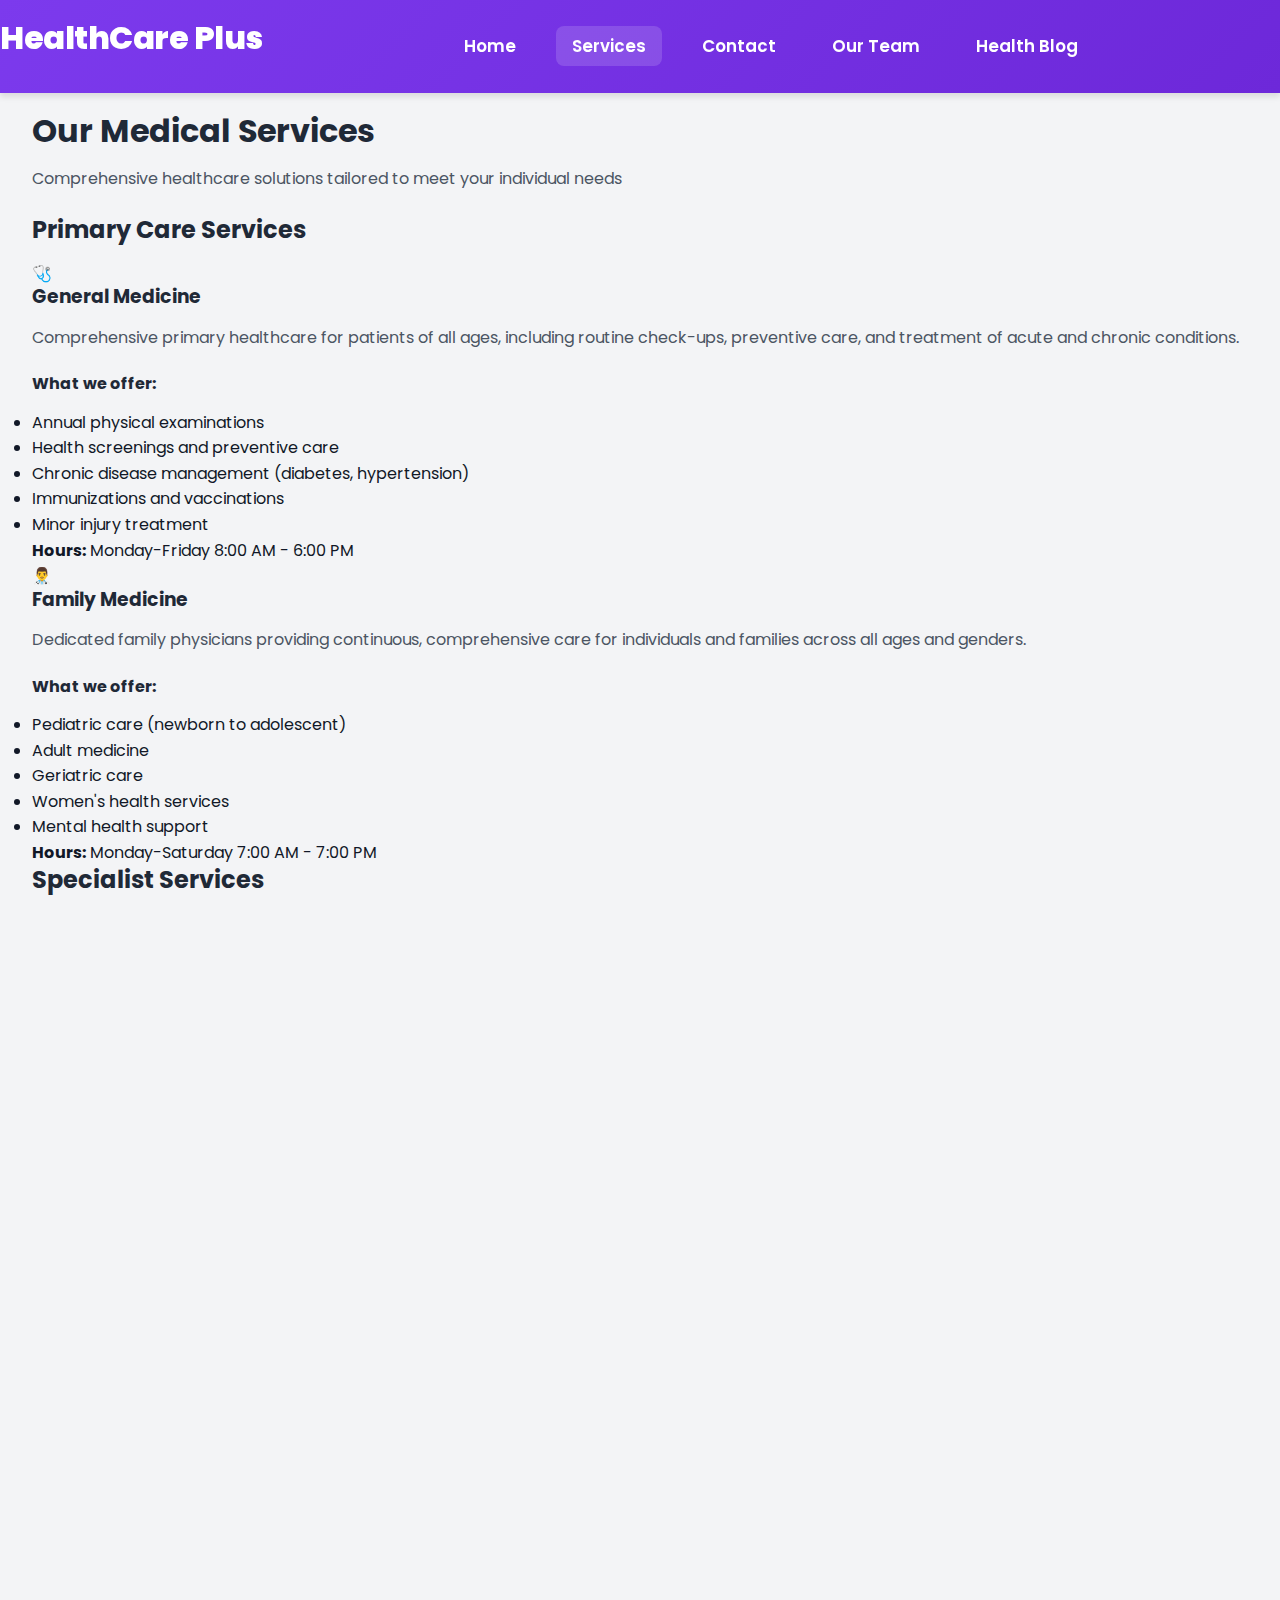
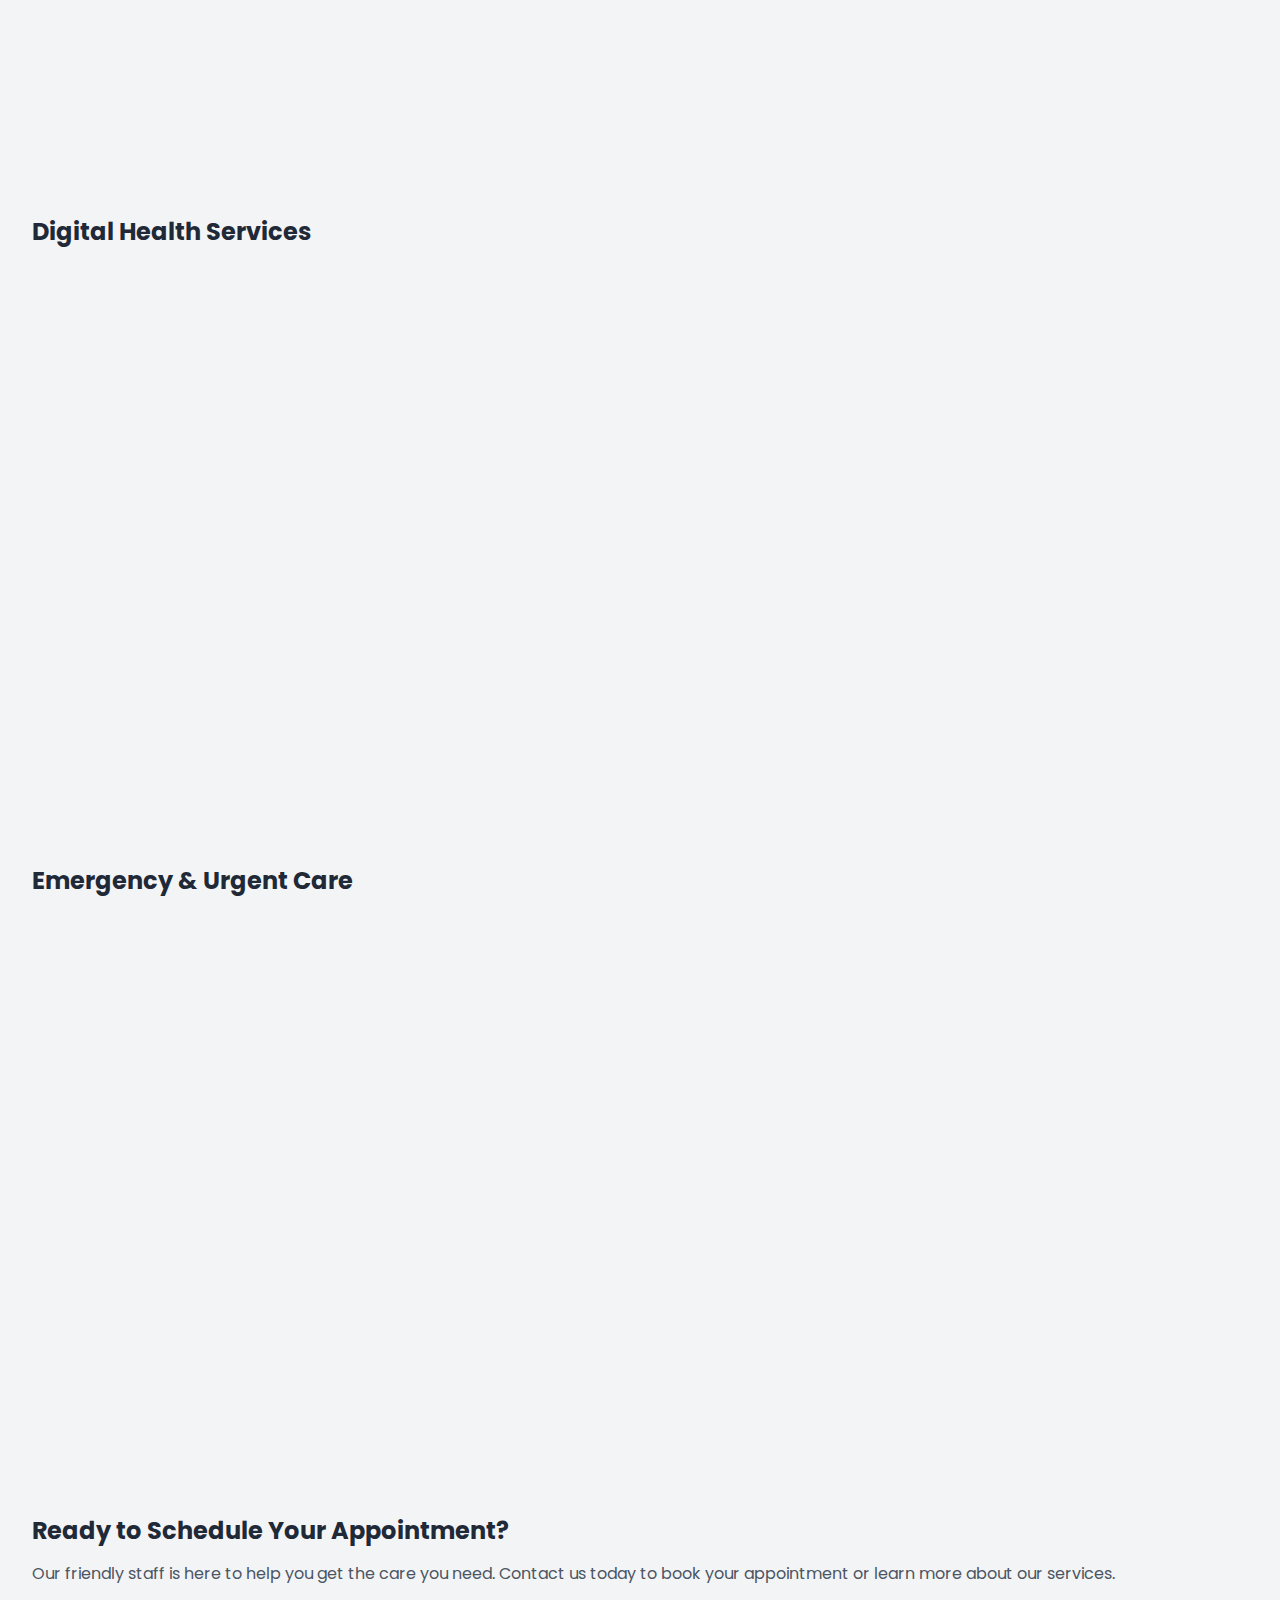
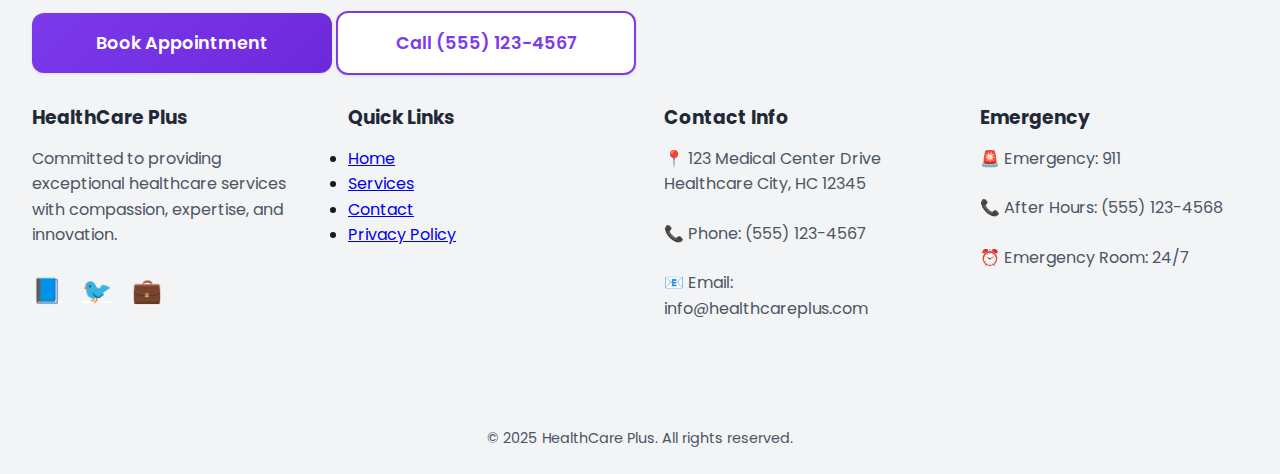
<file: services.html>
<!DOCTYPE html>
<html lang="en">
<head>
    <meta charset="UTF-8">
    <meta name="viewport" content="width=device-width, initial-scale=1.0">
    <title>Medical Services - HealthCare Plus</title>
    <link href="https://fonts.googleapis.com/css2?family=Poppins:wght@400;600;700&display=swap" rel="stylesheet">
    <link rel="stylesheet" href="assets/css/style.css">
</head>
<body>
    <header>
        <nav class="navbar">
            <div class="nav-container">
                <div class="nav-logo">
                    <h2>HealthCare Plus</h2>
                </div>
                <ul class="nav-menu">
                 <li class="nav-item">
                        <a href="index.html" class="nav-link">Home</a>
                    </li>
                    <li class="nav-item">
                        <a href="services.html" class="nav-link active">Services</a>
                    </li>
                    <li class="nav-item">
                        <a href="contact.html" class="nav-link">Contact</a>
                    </li>
                    <li class="nav-item">
                        <a href="team.html" class="nav-link">Our Team</a>
                    </li>
                    <li class="nav-item">
                        <a href="blog.html" class="nav-link">Health Blog</a>
                    </li>
                </ul>
                <div class="nav-toggle" id="mobile-menu">
                    <span class="bar"></span>
                    <span class="bar"></span>
                    <span class="bar"></span>
                </div>
            </div>
        </nav>
    </header>

    <main>
        <section class="page-header">
            <div class="container">
                <h1>Our Medical Services</h1>
                <p>Comprehensive healthcare solutions tailored to meet your individual needs</p>
            </div>
        </section>

        <section class="services-detailed">
            <div class="container">
                <div class="services-categories">
                    <div class="category-section">
                        <h2>Primary Care Services</h2>
                        <div class="services-grid">
                            <div class="service-detail-card">
                                <div class="service-icon">🩺</div>
                                <h3>General Medicine</h3>
                                <p>Comprehensive primary healthcare for patients of all ages, including routine check-ups, preventive care, and treatment of acute and chronic conditions.</p>
                                <div class="service-features">
                                    <h4>What we offer:</h4>
                                    <ul>
                                        <li>Annual physical examinations</li>
                                        <li>Health screenings and preventive care</li>
                                        <li>Chronic disease management (diabetes, hypertension)</li>
                                        <li>Immunizations and vaccinations</li>
                                        <li>Minor injury treatment</li>
                                    </ul>
                                </div>
                                <div class="service-hours">
                                    <strong>Hours:</strong> Monday-Friday 8:00 AM - 6:00 PM
                                </div>
                            </div>

                            <div class="service-detail-card">
                                <div class="service-icon">👨‍⚕️</div>
                                <h3>Family Medicine</h3>
                                <p>Dedicated family physicians providing continuous, comprehensive care for individuals and families across all ages and genders.</p>
                                <div class="service-features">
                                    <h4>What we offer:</h4>
                                    <ul>
                                        <li>Pediatric care (newborn to adolescent)</li>
                                        <li>Adult medicine</li>
                                        <li>Geriatric care</li>
                                        <li>Women's health services</li>
                                        <li>Mental health support</li>
                                    </ul>
                                </div>
                                <div class="service-hours">
                                    <strong>Hours:</strong> Monday-Saturday 7:00 AM - 7:00 PM
                                </div>
                            </div>
                        </div>
                    </div>

                    <div class="category-section">
                        <h2>Specialist Services</h2>
                        <div class="services-grid">
                            <div class="service-detail-card">
                                <div class="service-icon">❤️</div>
                                <h3>Cardiology</h3>
                                <p>Expert cardiac care including diagnosis, treatment, and prevention of heart and cardiovascular diseases.</p>
                                <div class="service-features">
                                    <h4>Specializations:</h4>
                                    <ul>
                                        <li>Electrocardiograms (ECG/EKG)</li>
                                        <li>Echocardiograms</li>
                                        <li>Stress testing</li>
                                        <li>Cardiac catheterization</li>
                                        <li>Heart disease prevention</li>
                                    </ul>
                                </div>
                                <div class="service-hours">
                                    <strong>Hours:</strong> Monday-Friday 9:00 AM - 5:00 PM
                                </div>
                            </div>

                            <div class="service-detail-card">
                                <div class="service-icon">🦴</div>
                                <h3>Orthopedics</h3>
                                <p>Comprehensive musculoskeletal care including treatment of bones, joints, ligaments, tendons, and muscles.</p>
                                <div class="service-features">
                                    <h4>Treatments:</h4>
                                    <ul>
                                        <li>Sports injury treatment</li>
                                        <li>Joint replacement surgery</li>
                                        <li>Arthritis management</li>
                                        <li>Fracture care</li>
                                        <li>Physical therapy coordination</li>
                                    </ul>
                                </div>
                                <div class="service-hours">
                                    <strong>Hours:</strong> Monday-Friday 8:00 AM - 4:00 PM
                                </div>
                            </div>

                            <div class="service-detail-card">
                                <div class="service-icon">🧠</div>
                                <h3>Neurology</h3>
                                <p>Specialized care for disorders of the nervous system, including the brain, spinal cord, and peripheral nerves.</p>
                                <div class="service-features">
                                    <h4>Conditions treated:</h4>
                                    <ul>
                                        <li>Headaches and migraines</li>
                                        <li>Epilepsy and seizure disorders</li>
                                        <li>Stroke prevention and treatment</li>
                                        <li>Multiple sclerosis</li>
                                        <li>Parkinson's disease</li>
                                    </ul>
                                </div>
                                <div class="service-hours">
                                    <strong>Hours:</strong> Tuesday-Thursday 10:00 AM - 4:00 PM
                                </div>
                            </div>
                        </div>
                    </div>

                    <div class="category-section">
                        <h2>Digital Health Services</h2>
                        <div class="services-grid">
                            <div class="service-detail-card">
                                <div class="service-icon">💻</div>
                                <h3>Telemedicine</h3>
                                <p>Convenient virtual healthcare consultations from the comfort of your home using secure video technology.</p>
                                <div class="service-features">
                                    <h4>Available services:</h4>
                                    <ul>
                                        <li>Virtual consultations</li>
                                        <li>Follow-up appointments</li>
                                        <li>Prescription refills</li>
                                        <li>Mental health counseling</li>
                                        <li>Chronic disease monitoring</li>
                                    </ul>
                                </div>
                                <div class="service-hours">
                                    <strong>Hours:</strong> Monday-Sunday 6:00 AM - 10:00 PM
                                </div>
                            </div>

                            <div class="service-detail-card">
                                <div class="service-icon">📱</div>
                                <h3>Patient Portal</h3>
                                <p>24/7 access to your health information, appointment scheduling, and communication with your healthcare team.</p>
                                <div class="service-features">
                                    <h4>Portal features:</h4>
                                    <ul>
                                        <li>View test results</li>
                                        <li>Schedule appointments</li>
                                        <li>Request prescription refills</li>
                                        <li>Secure messaging with providers</li>
                                        <li>Access medical records</li>
                                    </ul>
                                </div>
                                <div class="service-hours">
                                    <strong>Availability:</strong> 24/7 Online Access
                                </div>
                            </div>
                        </div>
                    </div>

                    <div class="category-section">
                        <h2>Emergency & Urgent Care</h2>
                        <div class="services-grid">
                            <div class="service-detail-card emergency">
                                <div class="service-icon">🚨</div>
                                <h3>Emergency Department</h3>
                                <p>24/7 emergency medical care for life-threatening conditions and serious injuries requiring immediate attention.</p>
                                <div class="service-features">
                                    <h4>Emergency services:</h4>
                                    <ul>
                                        <li>Trauma care</li>
                                        <li>Cardiac emergencies</li>
                                        <li>Stroke treatment</li>
                                        <li>Severe injury treatment</li>
                                        <li>Critical care stabilization</li>
                                    </ul>
                                </div>
                                <div class="service-hours emergency-hours">
                                    <strong>Hours:</strong> 24/7 - Always Open
                                </div>
                            </div>

                            <div class="service-detail-card">
                                <div class="service-icon">⚡</div>
                                <h3>Urgent Care</h3>
                                <p>Walk-in care for non-life-threatening conditions that require prompt medical attention but are not emergencies.</p>
                                <div class="service-features">
                                    <h4>Urgent care for:</h4>
                                    <ul>
                                        <li>Minor injuries and cuts</li>
                                        <li>Fever and flu symptoms</li>
                                        <li>Sprains and strains</li>
                                        <li>Allergic reactions</li>
                                        <li>Minor burns</li>
                                    </ul>
                                </div>
                                <div class="service-hours">
                                    <strong>Hours:</strong> Daily 8:00 AM - 10:00 PM
                                </div>
                            </div>
                        </div>
                    </div>
                </div>
            </div>
        </section>

        <section class="appointment-cta">
            <div class="container">
                <div class="cta-content">
                    <h2>Ready to Schedule Your Appointment?</h2>
                    <p>Our friendly staff is here to help you get the care you need. Contact us today to book your appointment or learn more about our services.</p>
                    <div class="cta-buttons">
                        <a href="contact.html" class="cta-button primary">Book Appointment</a>
                        <a href="tel:5551234567" class="cta-button secondary">Call (555) 123-4567</a>
                    </div>
                </div>
            </div>
        </section>
    </main>

    <footer>
        <div class="container">
            <div class="footer-content">
                <div class="footer-section">
                    <h3>HealthCare Plus</h3>
                    <p>Committed to providing exceptional healthcare services with compassion, expertise, and innovation.</p>
                    <div class="footer-social">
                        <a href="#" aria-label="Facebook">📘</a>
                        <a href="#" aria-label="Twitter">🐦</a>
                        <a href="#" aria-label="LinkedIn">💼</a>
                    </div>
                </div>
                <div class="footer-section">
                    <h3>Quick Links</h3>
                    <ul>
                        <li><a href="index.html">Home</a></li>
                        <li><a href="services.html">Services</a></li>
                        <li><a href="contact.html">Contact</a></li>
                        <li><a href="#" onclick="alert('Privacy Policy page would be here')">Privacy Policy</a></li>
                    </ul>
                </div>
                <div class="footer-section">
                    <h3>Contact Info</h3>
                    <p>📍 123 Medical Center Drive<br>Healthcare City, HC 12345</p>
                    <p>📞 Phone: (555) 123-4567</p>
                    <p>📧 Email: info@healthcareplus.com</p>
                </div>
                <div class="footer-section">
                    <h3>Emergency</h3>
                    <p class="emergency-number">🚨 Emergency: 911</p>
                    <p>📞 After Hours: (555) 123-4568</p>
                    <p>⏰ Emergency Room: 24/7</p>
                </div>
            </div>
            <div class="footer-bottom">
                <p>&copy; 2025 HealthCare Plus. All rights reserved.</p>
            </div>
        </div>
    </footer>

    <script src="assets/js/main.js"></script>
</body>
</html>
</file>
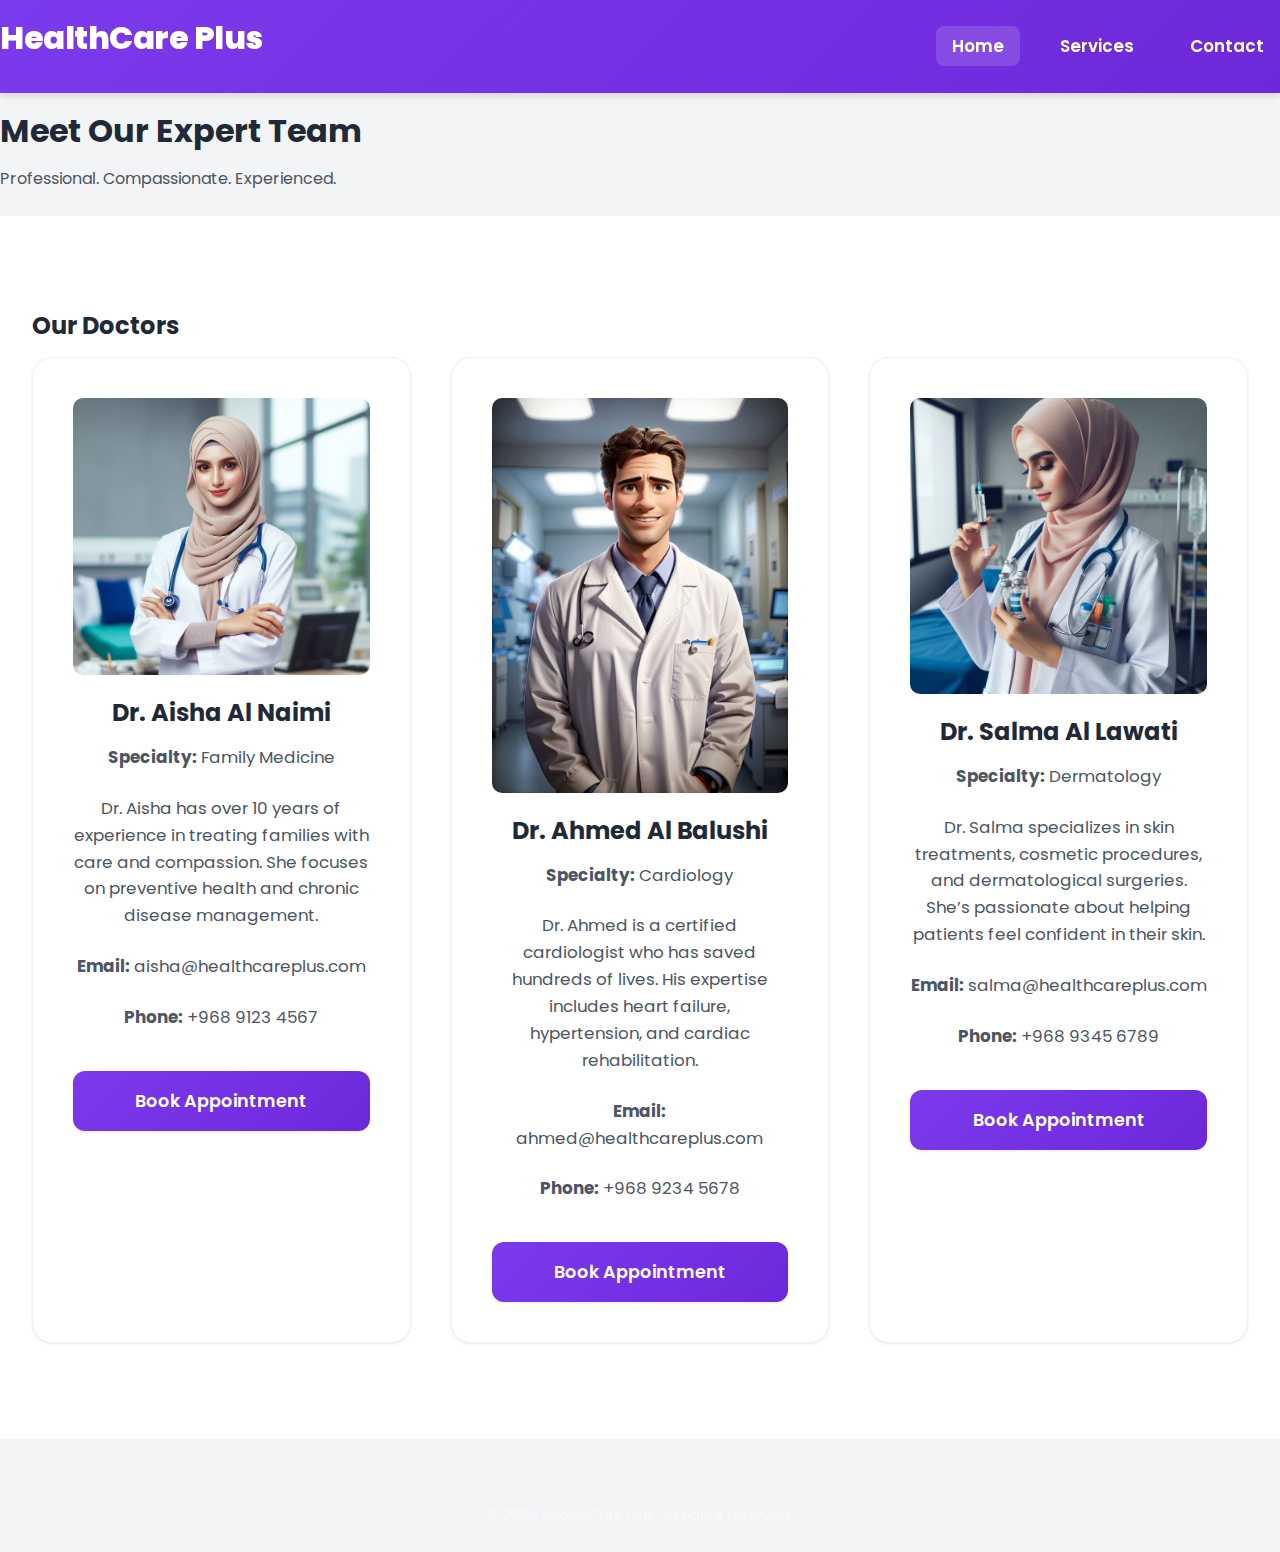
<file: team.html>
<!DOCTYPE html>
<html lang="en">
<head>
<meta charset="UTF-8" />
<meta name="viewport" content="width=device-width, initial-scale=1.0"/>
<title>Our Medical Team</title>
<link href="https://fonts.googleapis.com/css2?family=Poppins:wght@400;600;700&display=swap" rel="stylesheet">
    <link rel="stylesheet" href="assets/css/style.css">

     <style>

    .team-section {

      padding: 4rem 0;

      background-color: #f0f9ff;

    }



    .team-section h2 {

      text-align: center;

      font-size: 2.8rem;

      color: #1e3a8a;

      margin-bottom: 2rem;

    }



    .team-grid {

      display: grid;

      grid-template-columns: repeat(auto-fit, minmax(250px, 1fr));

      gap: 2rem;

      padding: 0 2rem;

    }



    .doctor-card {

      background: white;

      border-radius: 15px;

      box-shadow: 0 8px 24px rgba(0,0,0,0.1);

      text-align: center;

      padding: 2rem;

      transition: transform 0.3s ease;

    }



    .doctor-card:hover {

      transform: translateY(-5px);

    }



    .doctor-card img {

      width: 120px;

      height: 120px;

      border-radius: 50%;

      object-fit: cover;

      margin-bottom: 1rem;

      border: 3px solid #2c5aa0;

    }



    .doctor-card h3 {

      color: #1e3a8a;

      margin-bottom: 0.5rem;

    }



    .doctor-card p {

      color: #64748b;

      font-size: 0.95rem;

      margin-bottom: 0.5rem;

    }



    .contact-icons a {

      margin: 0 0.5rem;

      font-size: 1.2rem;

      color: #1e3a8a;

      text-decoration: none;

    }

    .contact-icons a:hover {

      color: #2563eb;

    }

  </style>
</head>
<body>

<!-- Navigation -->
<header class="navbar">
<div class="nav-container">
<div class="nav-logo">
<h2>HealthCare Plus</h2>
</div>
   <ul class="nav-menu">
                    <li class="nav-item">
                        <a href="index.html" class="nav-link active">Home</a>
                    </li>
                    <li class="nav-item">
                        <a href="services.html" class="nav-link">Services</a>
                    </li>
                    <li class="nav-item">
                        <a href="contact.html" class="nav-link">Contact</a>
                    </li>
                </ul>
</div>
</header>

<main>
<section class="page-header">
<h1>Meet Our Expert Team</h1>
<p>Professional. Compassionate. Experienced.</p>
</section>

<section class="features">
<div class="container">
<h2>Our Doctors</h2>
<div class="features-grid">

<!-- Doctor 1 -->
<div class="feature-card">
<img src="assets/images/doctor1.jpg" alt="Dr. Aisha" style="width: 100%; border-radius: 10px; margin-bottom: 1rem;">
<h3>Dr. Aisha Al Naimi</h3>
<p><strong>Specialty:</strong> Family Medicine</p>
<p>Dr. Aisha has over 10 years of experience in treating families with care and compassion. She focuses on preventive health and chronic disease management.</p>
<p><strong>Email:</strong> aisha@healthcareplus.com</p>
<p><strong>Phone:</strong> +968 9123 4567</p>
<a href="contact.html" class="cta-button primary" style="margin-top: 1rem; display: inline-block;">Book Appointment</a>
</div>

<!-- Doctor 2 -->
<div class="feature-card">
<img src="assets/images/doctor2.jpg" alt="Dr. Ahmed" style="width: 100%; border-radius: 10px; margin-bottom: 1rem;">
<h3>Dr. Ahmed Al Balushi</h3>
<p><strong>Specialty:</strong> Cardiology</p>
<p>Dr. Ahmed is a certified cardiologist who has saved hundreds of lives. His expertise includes heart failure, hypertension, and cardiac rehabilitation.</p>
<p><strong>Email:</strong> ahmed@healthcareplus.com</p>
<p><strong>Phone:</strong> +968 9234 5678</p>
<a href="contact.html" class="cta-button primary" style="margin-top: 1rem; display: inline-block;">Book Appointment</a>
</div>

<!-- Doctor 3 -->
<div class="feature-card">
<img src="assets/images/doctor3.jpg" alt="Dr. Salma" style="width: 100%; border-radius: 10px; margin-bottom: 1rem;">
<h3>Dr. Salma Al Lawati</h3>
<p><strong>Specialty:</strong> Dermatology</p>
<p>Dr. Salma specializes in skin treatments, cosmetic procedures, and dermatological surgeries. She’s passionate about helping patients feel confident in their skin.</p>
<p><strong>Email:</strong> salma@healthcareplus.com</p>
<p><strong>Phone:</strong> +968 9345 6789</p>
<a href="contact.html" class="cta-button primary" style="margin-top: 1rem; display: inline-block;">Book Appointment</a>
</div>

</div>
</div>
</section>
</main>

<footer>
<div class="container">
<p class="footer-bottom">© 2025 HealthCare Plus. All rights reserved.</p>
</div>
</footer>

</body>
</html>
</file>
<file: assets/css/style.css>
/* Reset and Base Styles */
:root {
--primary-color: #7c3aed; /* لون بنفسجي غامق */
--secondary-color: #a78bfa; /* بنفسجي فاتح */
--accent-color: #10b981; /* لون أخضر زمردي */
--dark-color: #1f2937; /* رمادي غامق */
--medium-color: #4b5563; /* رمادي متوسط */
--light-color: #f3f4f6; /* رمادي فاتح */
--white: #ffffff;
--text-dark: #111827;
--text-light: #6b7280;
--shadow-sm: 0 1px 3px rgba(0, 0, 0, 0.1);
--shadow-md: 0 4px 6px rgba(0, 0, 0, 0.1);
--shadow-lg: 0 10px 25px rgba(0, 0, 0, 0.1);
--transition: all 0.3s cubic-bezier(0.4, 0, 0.2, 1);
}

* {
margin: 0;
padding: 0;
box-sizing: border-box;
}

body {
font-family: 'Poppins', -apple-system, BlinkMacSystemFont, 'Segoe UI', Roboto, Oxygen, Ubuntu, Cantarell, sans-serif;
line-height: 1.6;
color: var(--text-dark);
background-color: var(--light-color);
-webkit-font-smoothing: antialiased;
}

/* Typography */
h1, h2, h3, h4, h5, h6 {
font-weight: 700;
line-height: 1.2;
margin-bottom: 1rem;
color: var(--dark-color);
}

p {
margin-bottom: 1.5rem;
color: var(--medium-color);
}

/* Container */
.container {
max-width: 1280px;
margin: 0 auto;
padding: 0 2rem;
}

/* Header and Navigation */
.navbar {
background: linear-gradient(135deg, var(--primary-color) 0%, #6d28d9 100%);
padding: 1.2rem 0;
position: fixed;
top: 0;
width: 100%;
z-index: 1000;
box-shadow: var(--shadow-md);
backdrop-filter: blur(10px);
-webkit-backdrop-filter: blur(10px);
}

.nav-container {
display: flex;
justify-content: space-between;
align-items: center;
}

.nav-logo h2 {
color: var(--white);
font-size: 2rem;
font-weight: 800;
letter-spacing: -0.5px;
}

.nav-menu {
display: flex;
list-style: none;
gap: 1.5rem;
}

.nav-link {
color: var(--white);
text-decoration: none;
font-weight: 600;
transition: var(--transition);
padding: 0.5rem 1rem;
border-radius: 0.5rem;
font-size: 1.05rem;
}

.nav-link:hover,
.nav-link.active {
background-color: rgba(255, 255, 255, 0.15);
}

/* Main Content */
main {
margin-top: 80px;
padding: 2rem 0;
}

/* Hero Section */
.hero {
display: grid;
grid-template-columns: 1fr 1fr;
gap: 3rem;
align-items: center;
padding: 5rem 0;
}

.hero-content {
padding-right: 2rem;
}

.hero h1 {
font-size: 3.5rem;
font-weight: 800;
color: var(--dark-color);
margin-bottom: 1.5rem;
line-height: 1.1;
}

.hero p {
font-size: 1.25rem;
color: var(--medium-color);
margin-bottom: 2.5rem;
font-weight: 500;
max-width: 90%;
}

.hero-buttons {
display: flex;
gap: 1.5rem;
flex-wrap: wrap;
}

.cta-button {
display: inline-flex;
align-items: center;
justify-content: center;
padding: 1rem 2.25rem;
text-decoration: none;
border-radius: 0.75rem;
font-weight: 600;
transition: var(--transition);
font-size: 1.1rem;
box-shadow: var(--shadow-sm);
cursor: pointer;
border: none;
min-width: 180px;
}

.cta-button.primary {
background: linear-gradient(135deg, var(--primary-color) 0%, #6d28d9 100%);
color: var(--white);
}

.cta-button.primary:hover {
transform: translateY(-2px);
box-shadow: var(--shadow-lg);
}

.cta-button.secondary {
background: var(--white);
color: var(--primary-color);
border: 2px solid var(--primary-color);
}

.cta-button.secondary:hover {
background: var(--primary-color);
color: var(--white);
box-shadow: var(--shadow-md);
}

.hero-image {
position: relative;
border-radius: 1.5rem;
overflow: hidden;
box-shadow: var(--shadow-lg);
}

.hero-image img {
width: 100%;
height: auto;
display: block;
transition: transform 0.5s ease;
}

.hero-image:hover img {
transform: scale(1.03);
}

/* Features Section */
.features {
padding: 6rem 0;
background-color: var(--white);
}

.section-header {
text-align: center;
margin-bottom: 4rem;
}

.section-header h2 {
font-size: 2.75rem;
color: var(--dark-color);
margin-bottom: 1.5rem;
}

.section-header p {
font-size: 1.25rem;
max-width: 700px;
margin: 0 auto;
color: var(--medium-color);
}

.features-grid {
display: grid;
grid-template-columns: repeat(auto-fit, minmax(300px, 1fr));
gap: 2.5rem;
}

.feature-card {
background: var(--white);
padding: 2.5rem;
border-radius: 1.25rem;
text-align: center;
box-shadow: var(--shadow-sm);
transition: var(--transition);
border: 1px solid rgba(0, 0, 0, 0.05);
}

.feature-card:hover {
transform: translateY(-10px);
box-shadow: var(--shadow-lg);
}

.feature-icon {
width: 80px;
height: 80px;
margin: 0 auto 1.5rem;
display: flex;
align-items: center;
justify-content: center;
background: linear-gradient(135deg, rgba(124, 58, 237, 0.1) 0%, rgba(167, 139, 250, 0.1) 100%);
border-radius: 50%;
color: var(--primary-color);
font-size: 2.5rem;
}

.feature-card h3 {
color: var(--dark-color);
margin-bottom: 1rem;
font-size: 1.5rem;
}

.feature-card p {
color: var(--medium-color);
font-size: 1.05rem;
}

/* Testimonials Section */
.testimonials {
padding: 6rem 0;
background-color: var(--light-color);
}

.testimonials-grid {
display: grid;
grid-template-columns: repeat(auto-fit, minmax(350px, 1fr));
gap: 2.5rem;
}

.testimonial-card {
background: var(--white);
padding: 2.5rem;
border-radius: 1.25rem;
box-shadow: var(--shadow-sm);
transition: var(--transition);
}

.testimonial-card:hover {
transform: translateY(-5px);
box-shadow: var(--shadow-md);
}

.testimonial-content {
margin-bottom: 2rem;
font-style: italic;
color: var(--medium-color);
font-size: 1.1rem;
line-height: 1.7;
}

.testimonial-author {
display: flex;
align-items: center;
gap: 1rem;
}

.testimonial-avatar {
width: 60px;
height: 60px;
border-radius: 50%;
object-fit: cover;
}

.testimonial-author-info h4 {
color: var(--dark-color);
margin-bottom: 0.25rem;
}

.testimonial-author-info p {
color: var(--text-light);
font-size: 0.95rem;
margin-bottom: 0;
}

/* Footer */
.footer {
background: linear-gradient(135deg, var(--dark-color) 0%, #111827 100%);
color: var(--white);
padding: 5rem 0 2rem;
}

.footer-content {
display: grid;
grid-template-columns: repeat(auto-fit, minmax(250px, 1fr));
gap: 3rem;
margin-bottom: 3rem;
}

.footer-logo {
font-size: 1.75rem;
font-weight: 800;
margin-bottom: 1.5rem;
display: inline-block;
}

.footer-about p {
color: rgba(255, 255, 255, 0.7);
margin-bottom: 1.5rem;
}

.footer-social {
display: flex;
gap: 1.25rem;
}

.footer-social a {
color: var(--white);
font-size: 1.5rem;
transition: var(--transition);
}

.footer-social a:hover {
color: var(--secondary-color);
transform: translateY(-3px);
}

.footer-links h3 {
color: var(--white);
font-size: 1.25rem;
margin-bottom: 1.5rem;
position: relative;
padding-bottom: 0.75rem;
}

.footer-links h3::after {
content: '';
position: absolute;
left: 0;
bottom: 0;
width: 50px;
height: 2px;
background: var(--accent-color);
}

.footer-links ul {
list-style: none;
}

.footer-links li {
margin-bottom: 0.75rem;
}

.footer-links a {
color: rgba(255, 255, 255, 0.7);
text-decoration: none;
transition: var(--transition);
}

.footer-links a:hover {
color: var(--white);
padding-left: 5px;
}

.footer-bottom {
text-align: center;
padding-top: 2rem;
border-top: 1px solid rgba(255, 255, 255, 0.1);
color: rgba(255, 255, 255, 0.5);
font-size: 0.9rem;
}

/* Responsive Design */
@media (max-width: 1024px) {
.hero {
grid-template-columns: 1fr;
gap: 2rem;
text-align: center;
padding: 3rem 0;
}

.hero-content {
padding-right: 0;
}

.hero p {
max-width: 100%;
margin-left: auto;
margin-right: auto;
}

.hero-buttons {
justify-content: center;
}
}

@media (max-width: 768px) {
.nav-menu {
position: fixed;
left: -100%;
top: 80px;
flex-direction: column;
background: linear-gradient(135deg, var(--primary-color) 0%, #6d28d9 100%);
width: 100%;
text-align: center;
transition: 0.3s;
padding: 2rem 0;
gap: 1.5rem;
}

.nav-menu.active {
left: 0;
}

.hero h1 {
font-size: 2.5rem;
}

.section-header h2 {
font-size: 2.25rem;
}
}

@media (max-width: 480px) {
.container {
padding: 0 1.5rem;
}

.hero h1 {
font-size: 2rem;
}

.hero p {
font-size: 1.1rem;
}

.hero-buttons {
flex-direction: column;
gap: 1rem;
}

.cta-button {
width: 100%;
}

.section-header h2 {
font-size: 1.75rem;
}
}
.cta-button {
width: 100%;
max-width: 300px;
}
}
</file>
